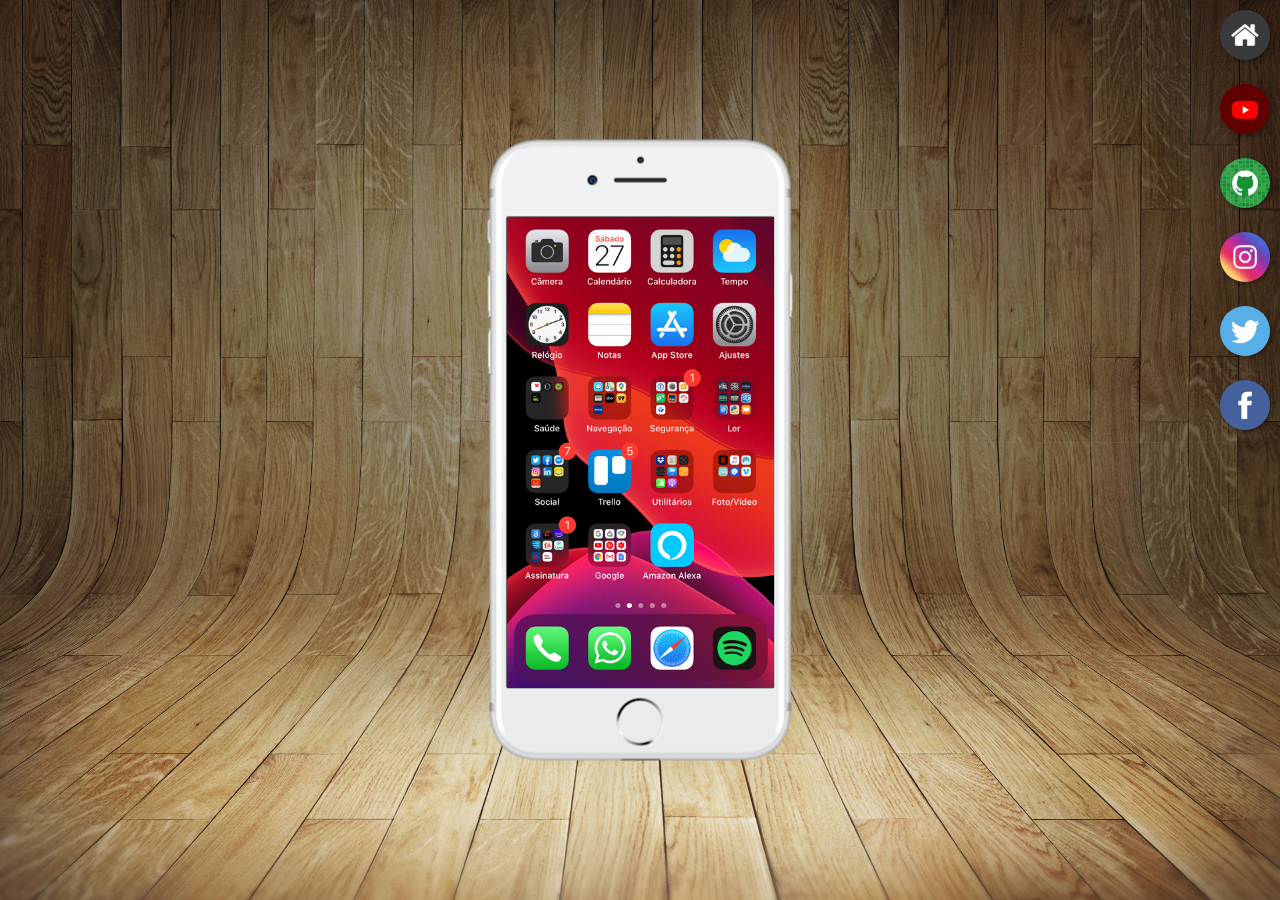
<file: index.html>
<!DOCTYPE html>
<html lang="pt-br">
<head>
    <meta charset="UTF-8">
    <meta name="viewport" content="width=device-width, initial-scale=1.0">
    <link rel="shortcut icon" href="favicon.ico" type="image/x-icon">
    <link rel="stylesheet" href="estilos/style.css">
    <title>projeto redes sociais</title>
</head>
<body>
    <main>
        <section id="telefone">
            <iframe src="home.htm" name="tela" id="tela" frameborder="0">Seu navegador não é compativel</iframe>

        </section>
        <section id="redes-sociais">
            <a href="home.htm" target="tela"><img src="imagens/logo-home.jpg" alt=""></a><br>
            <a href="youtube.html" target="tela"><img src="imagens/logo-youtube.jpg" alt=""></a><br>
            <a href="github.html" target="tela"><img src="imagens/logo-github.jpg" alt=""></a><br>
            <a href="instagram.html" target="tela"><img src="imagens/logo-instagram.jpg" alt=""></a><br>

            <a href="twitter.html" target="tela"><img src="imagens/logo-twitter.jpg" alt=""></a><br>

            <a href="facebook.html" target="tela"><img src="imagens/logo-facebook.jpg" alt=""></a>

        </section>
    </main>
    
</body>
</html>
</file>
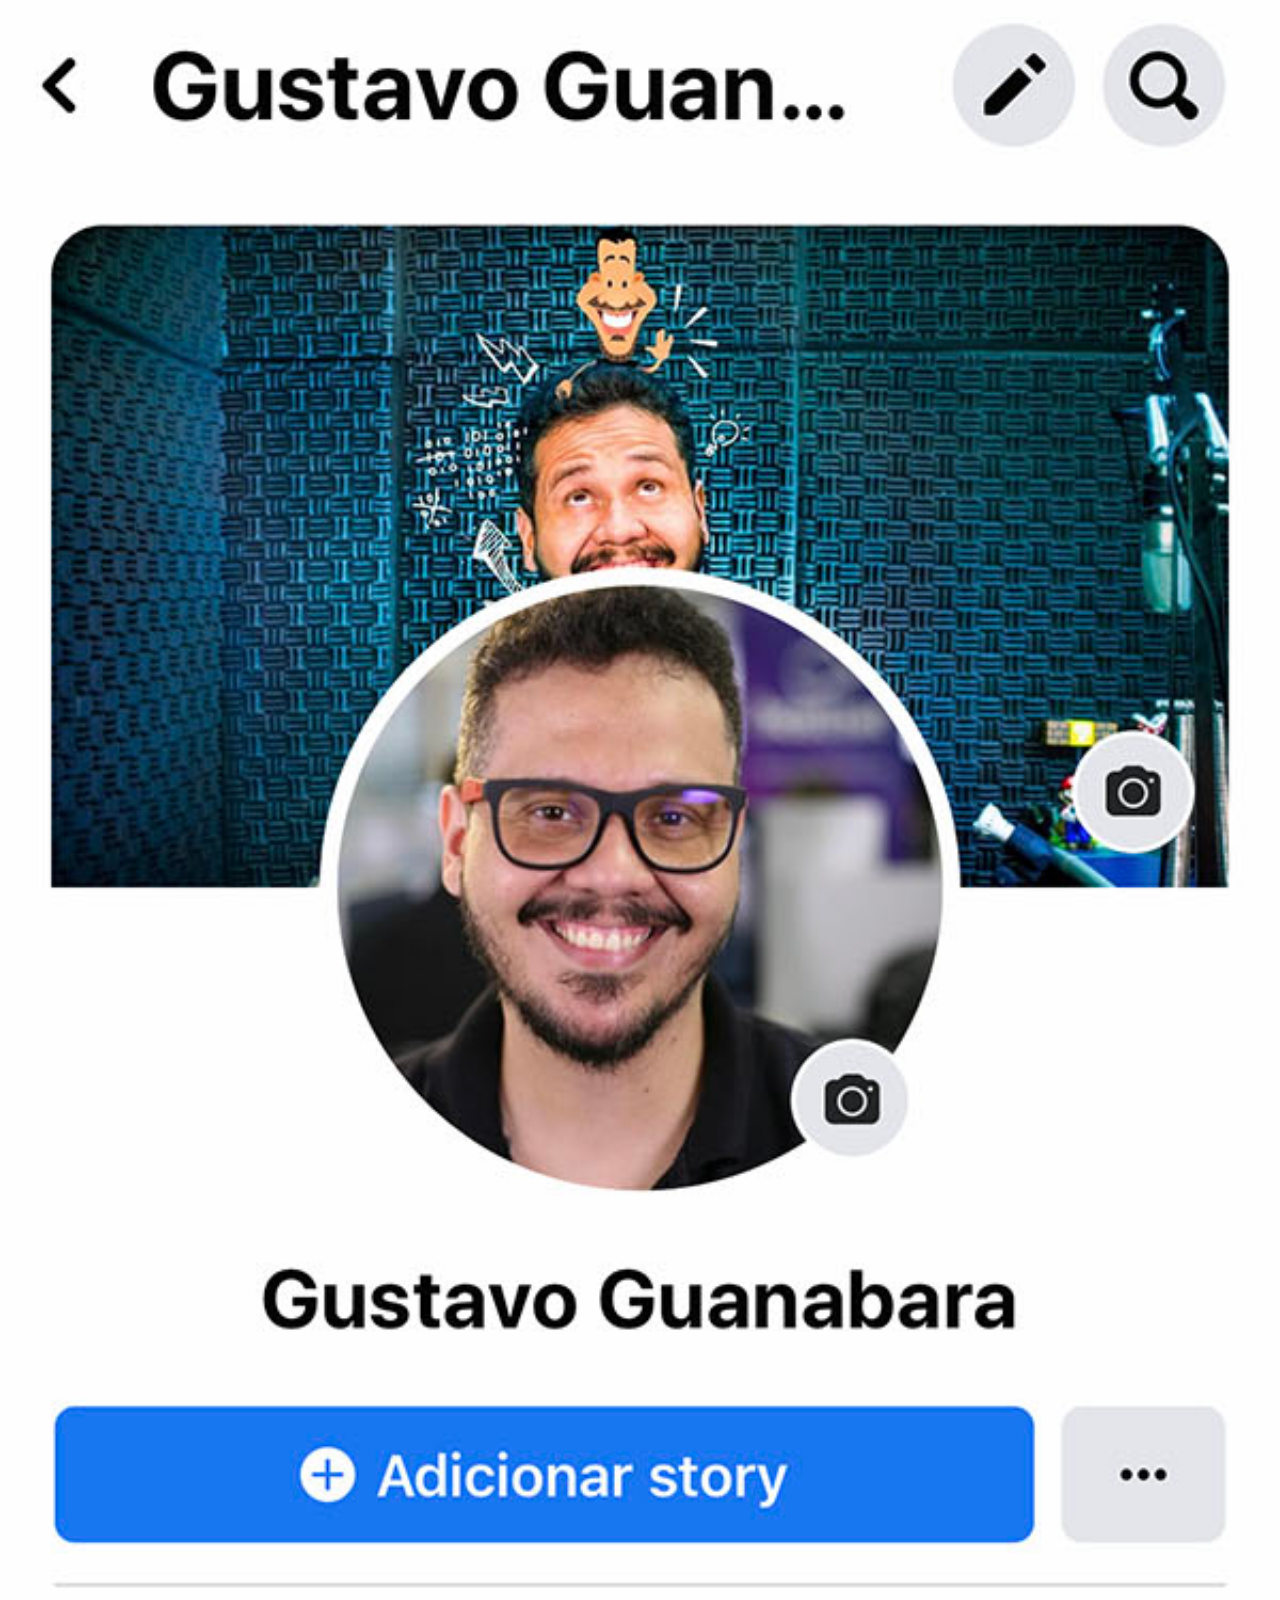
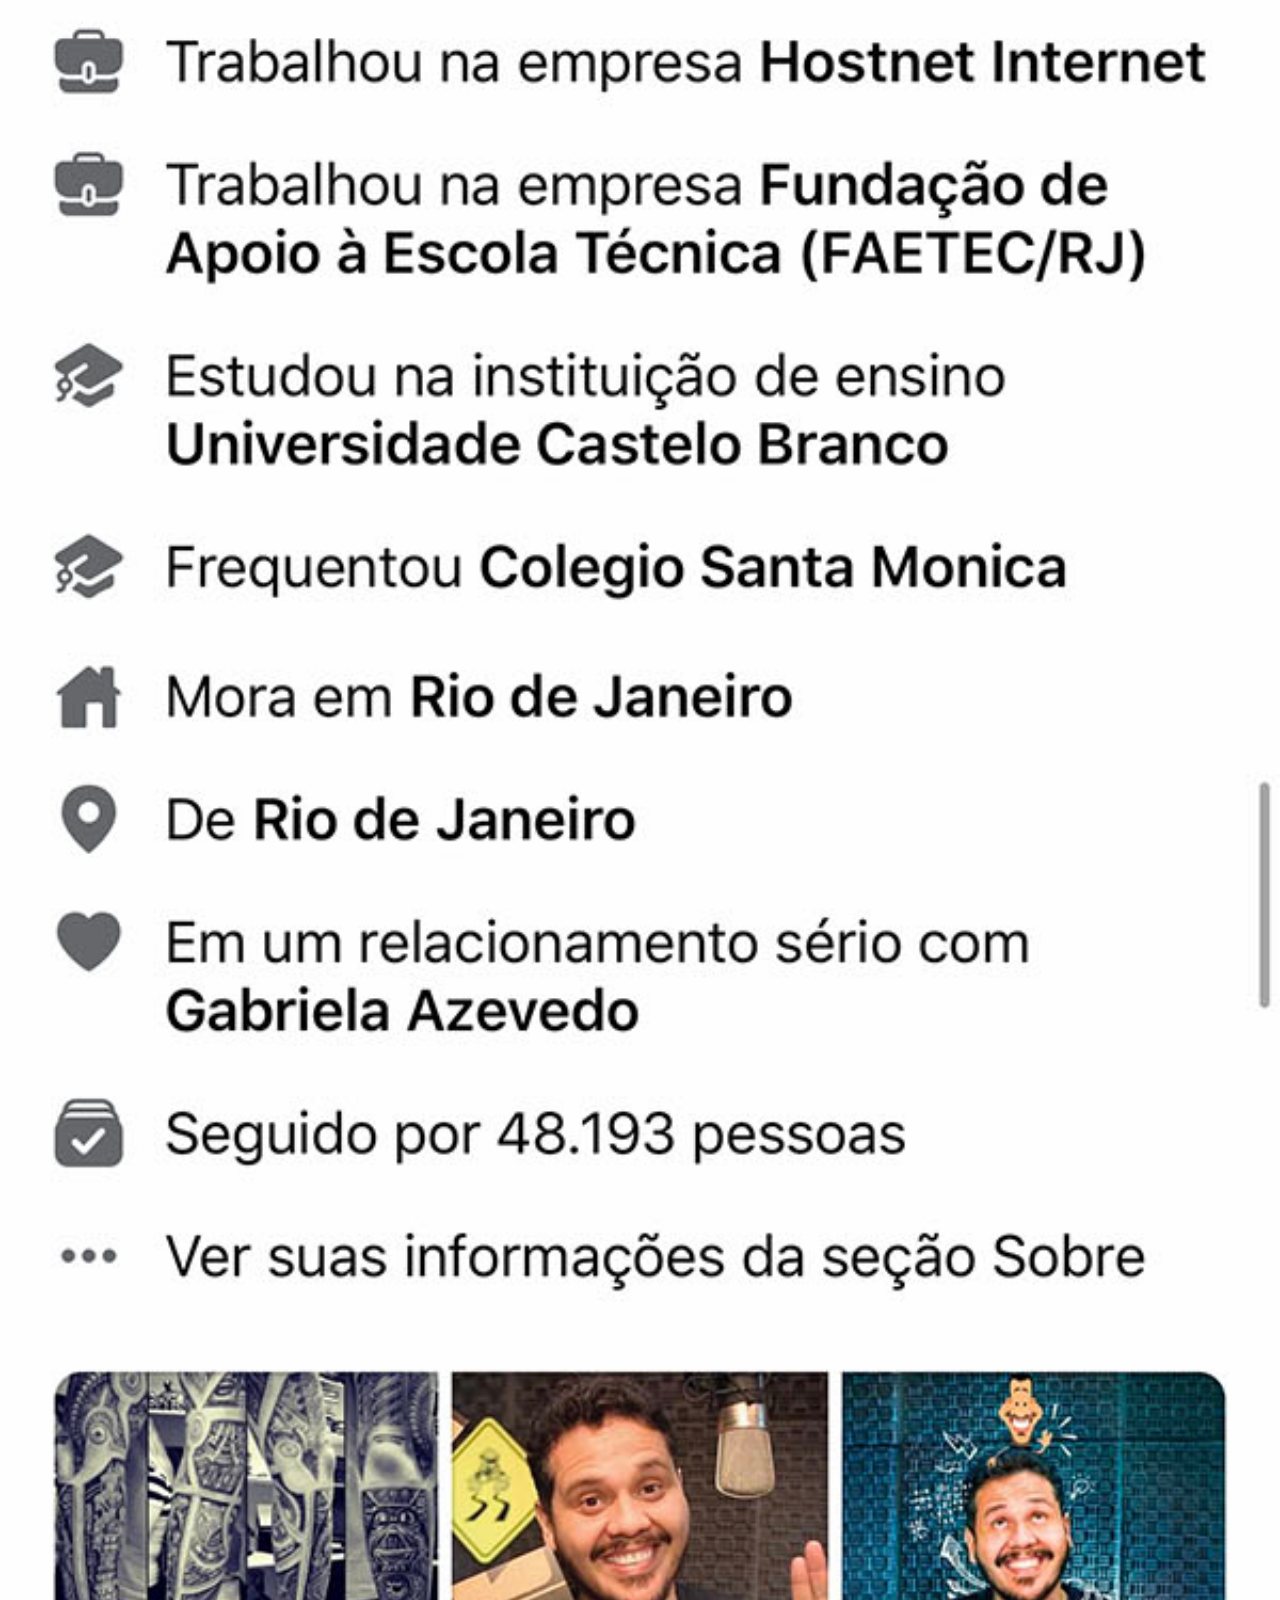
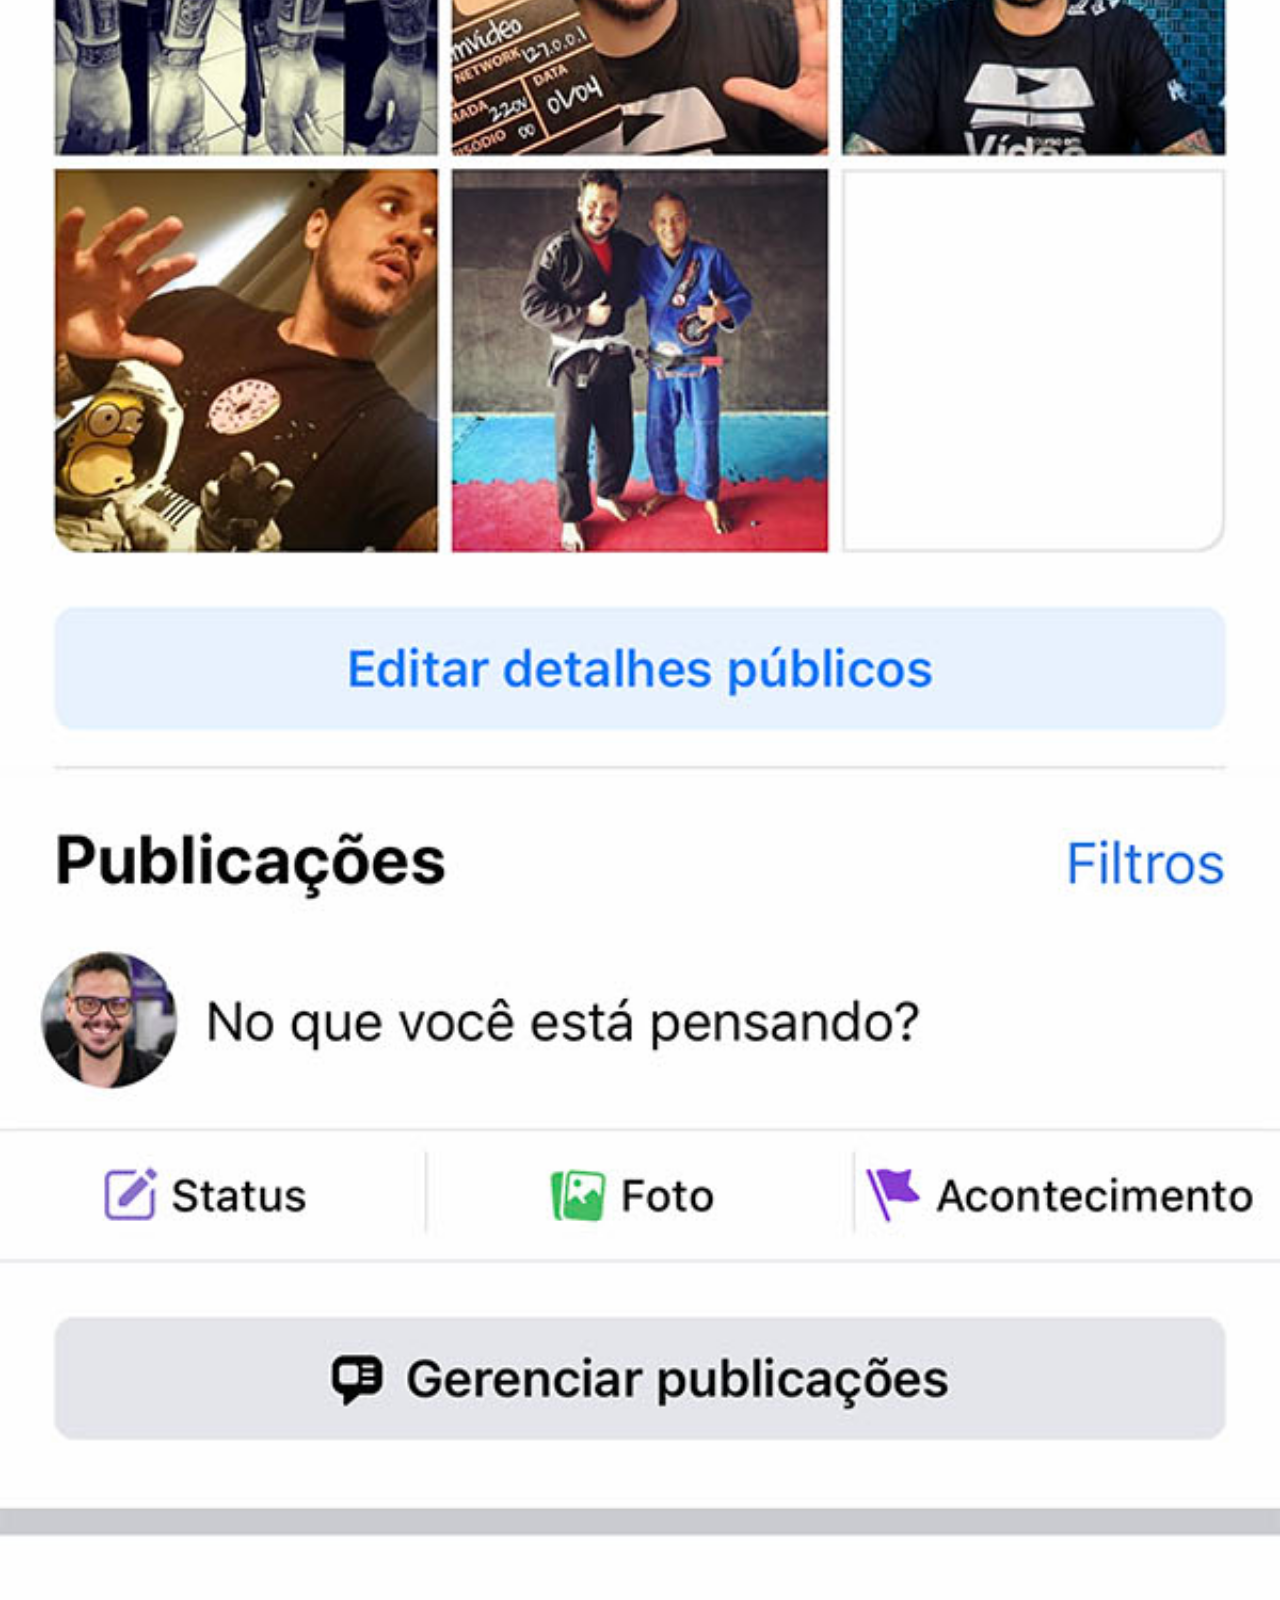
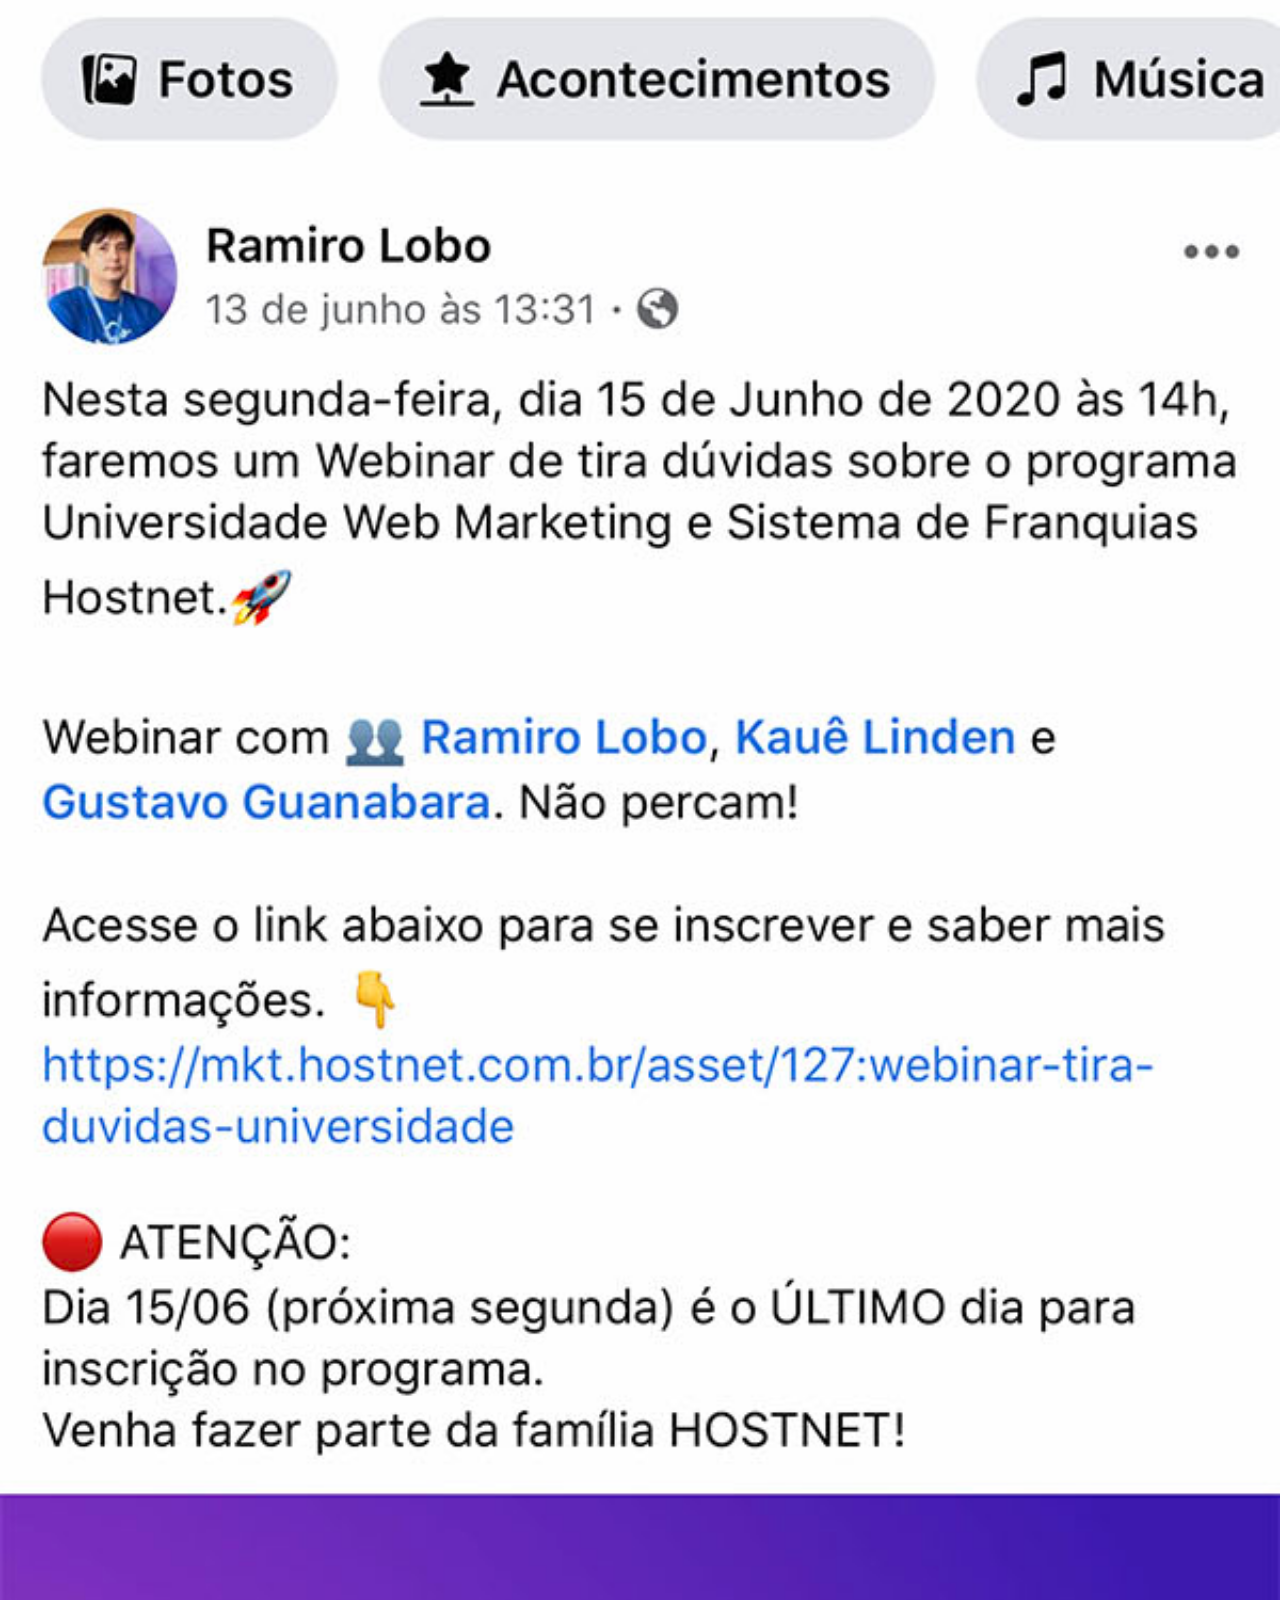
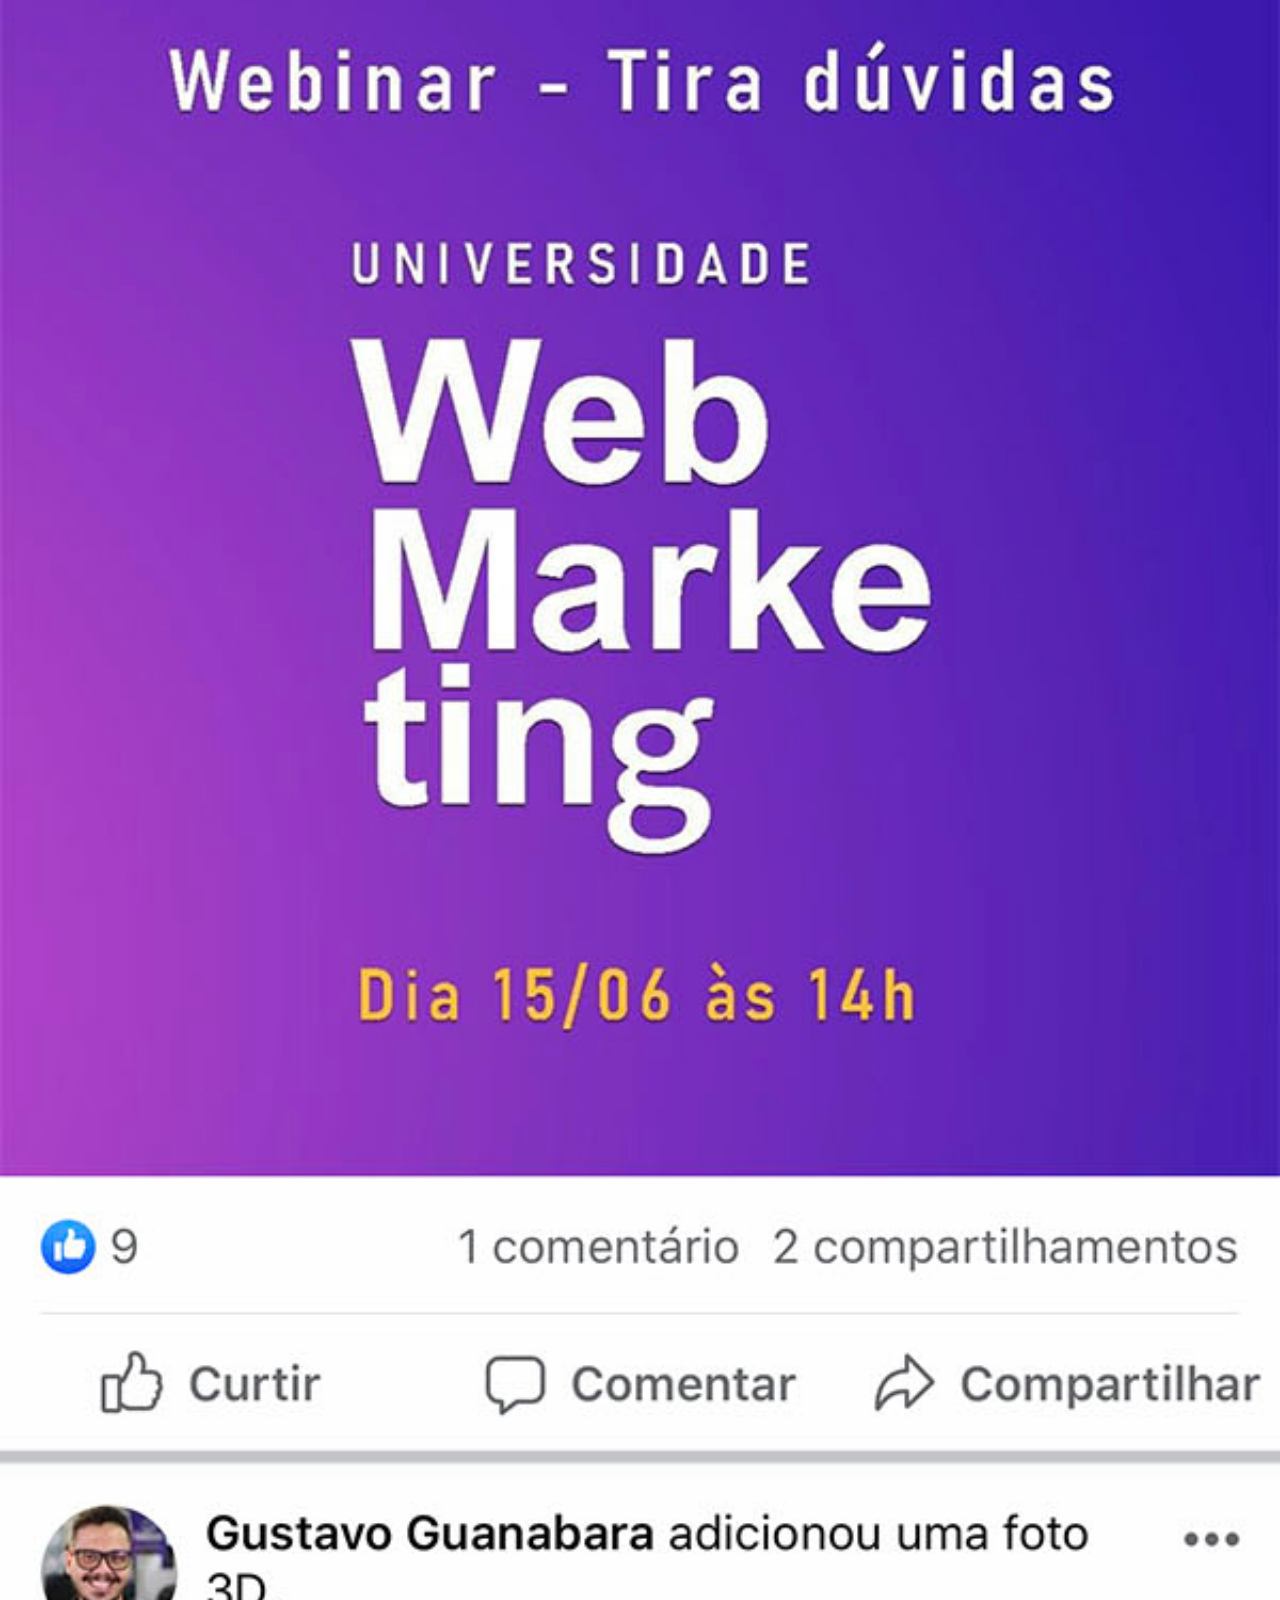
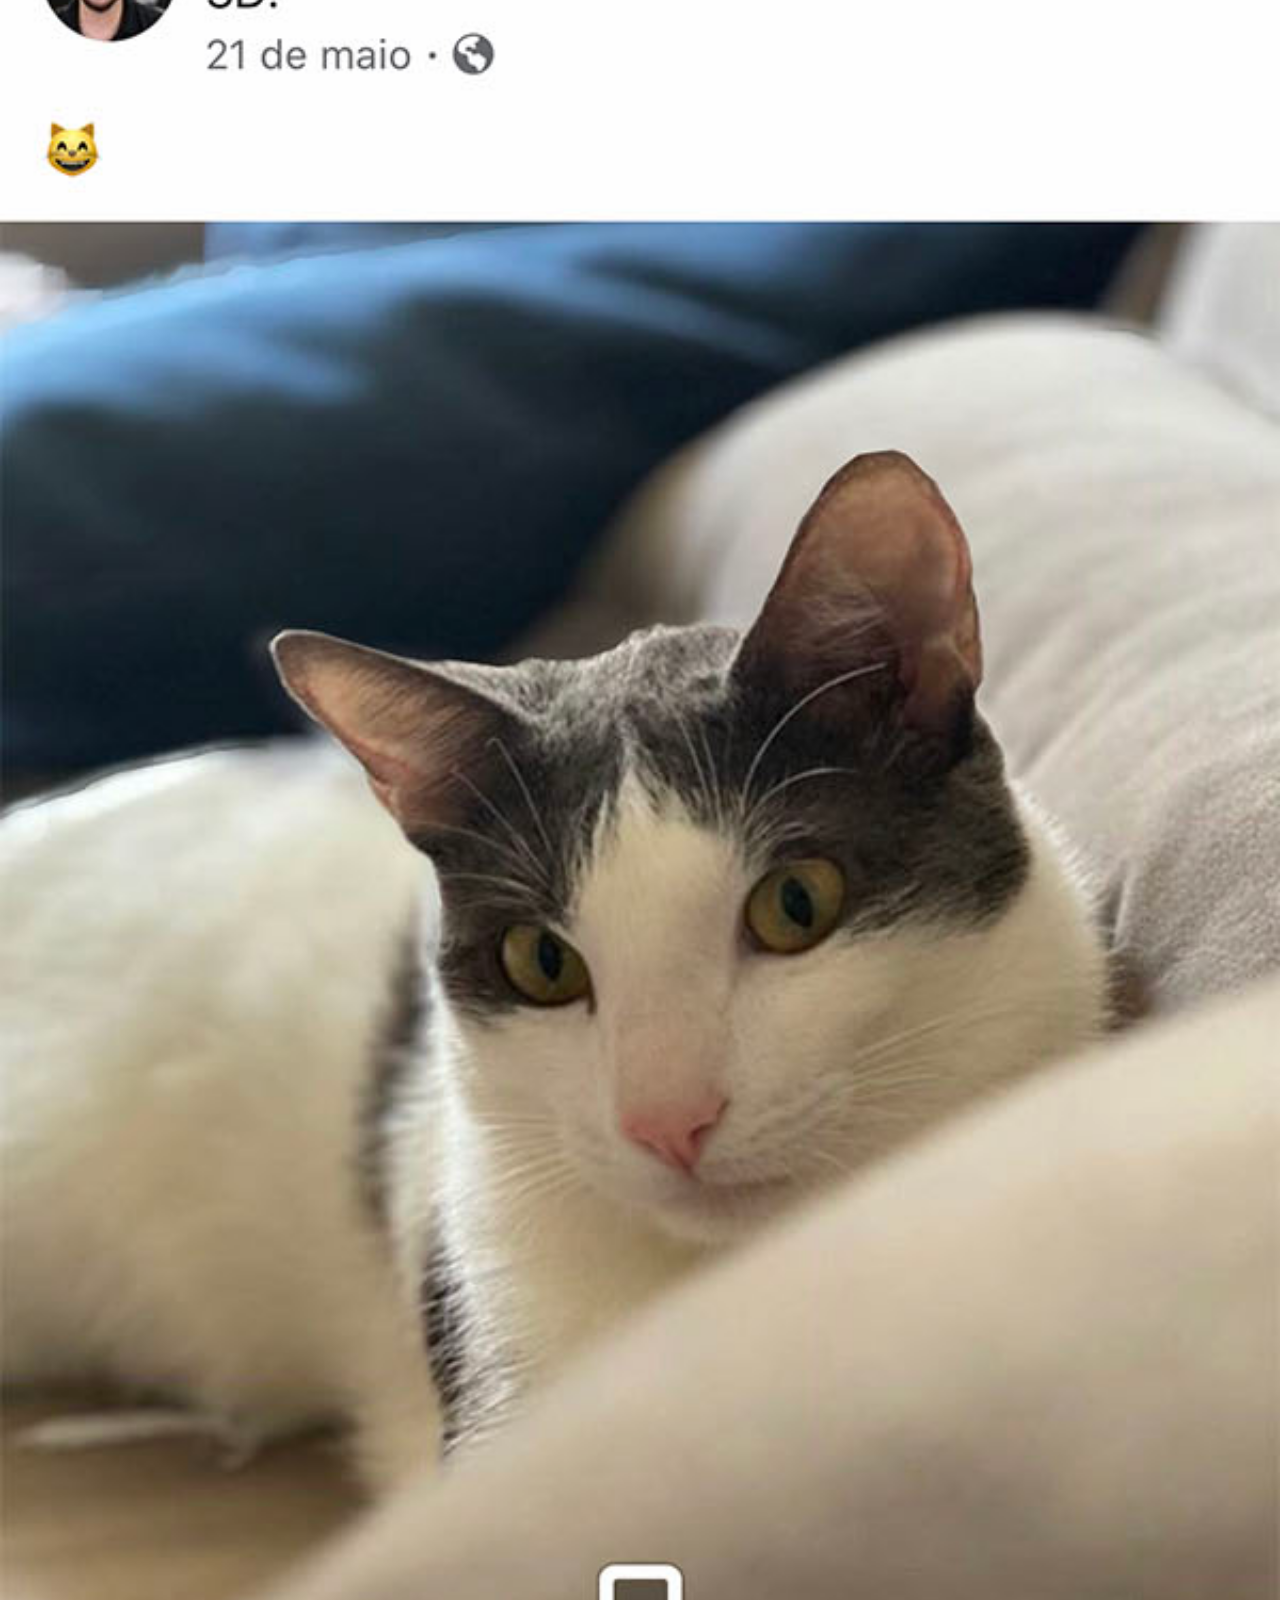
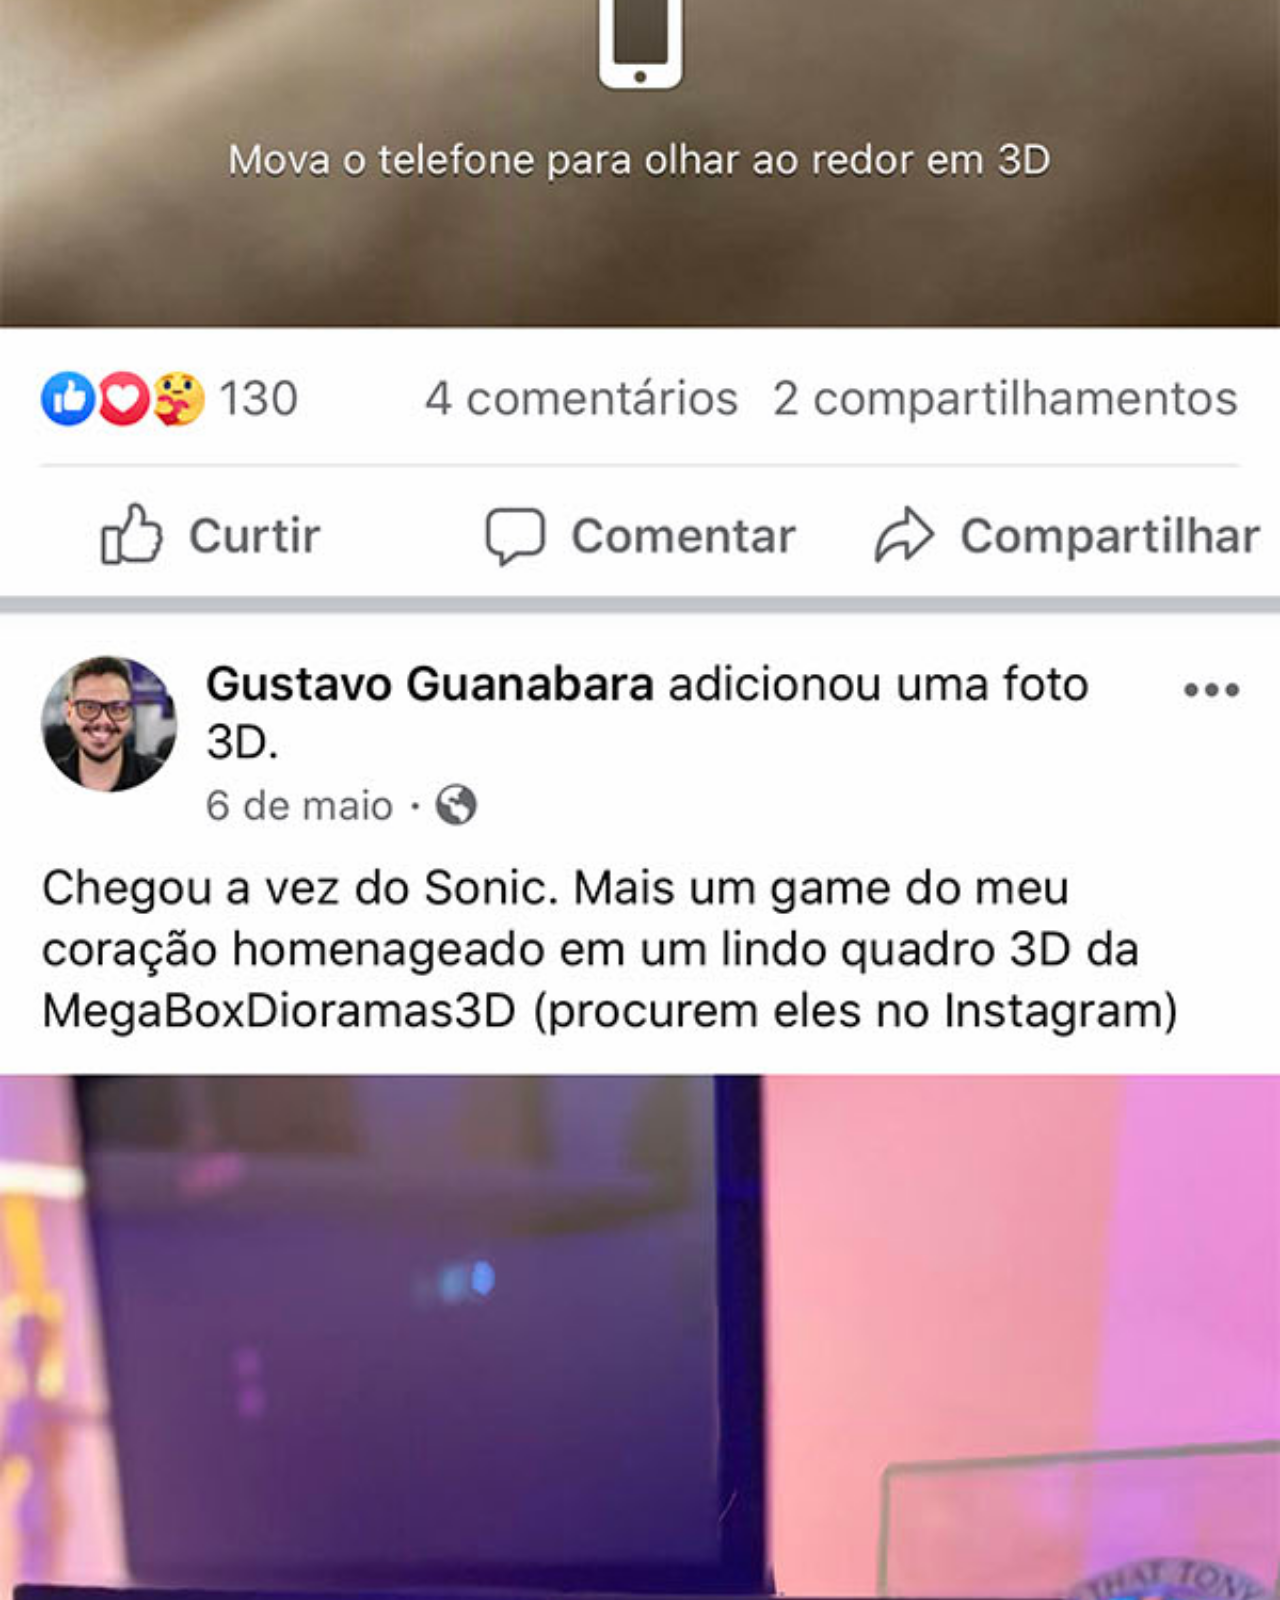
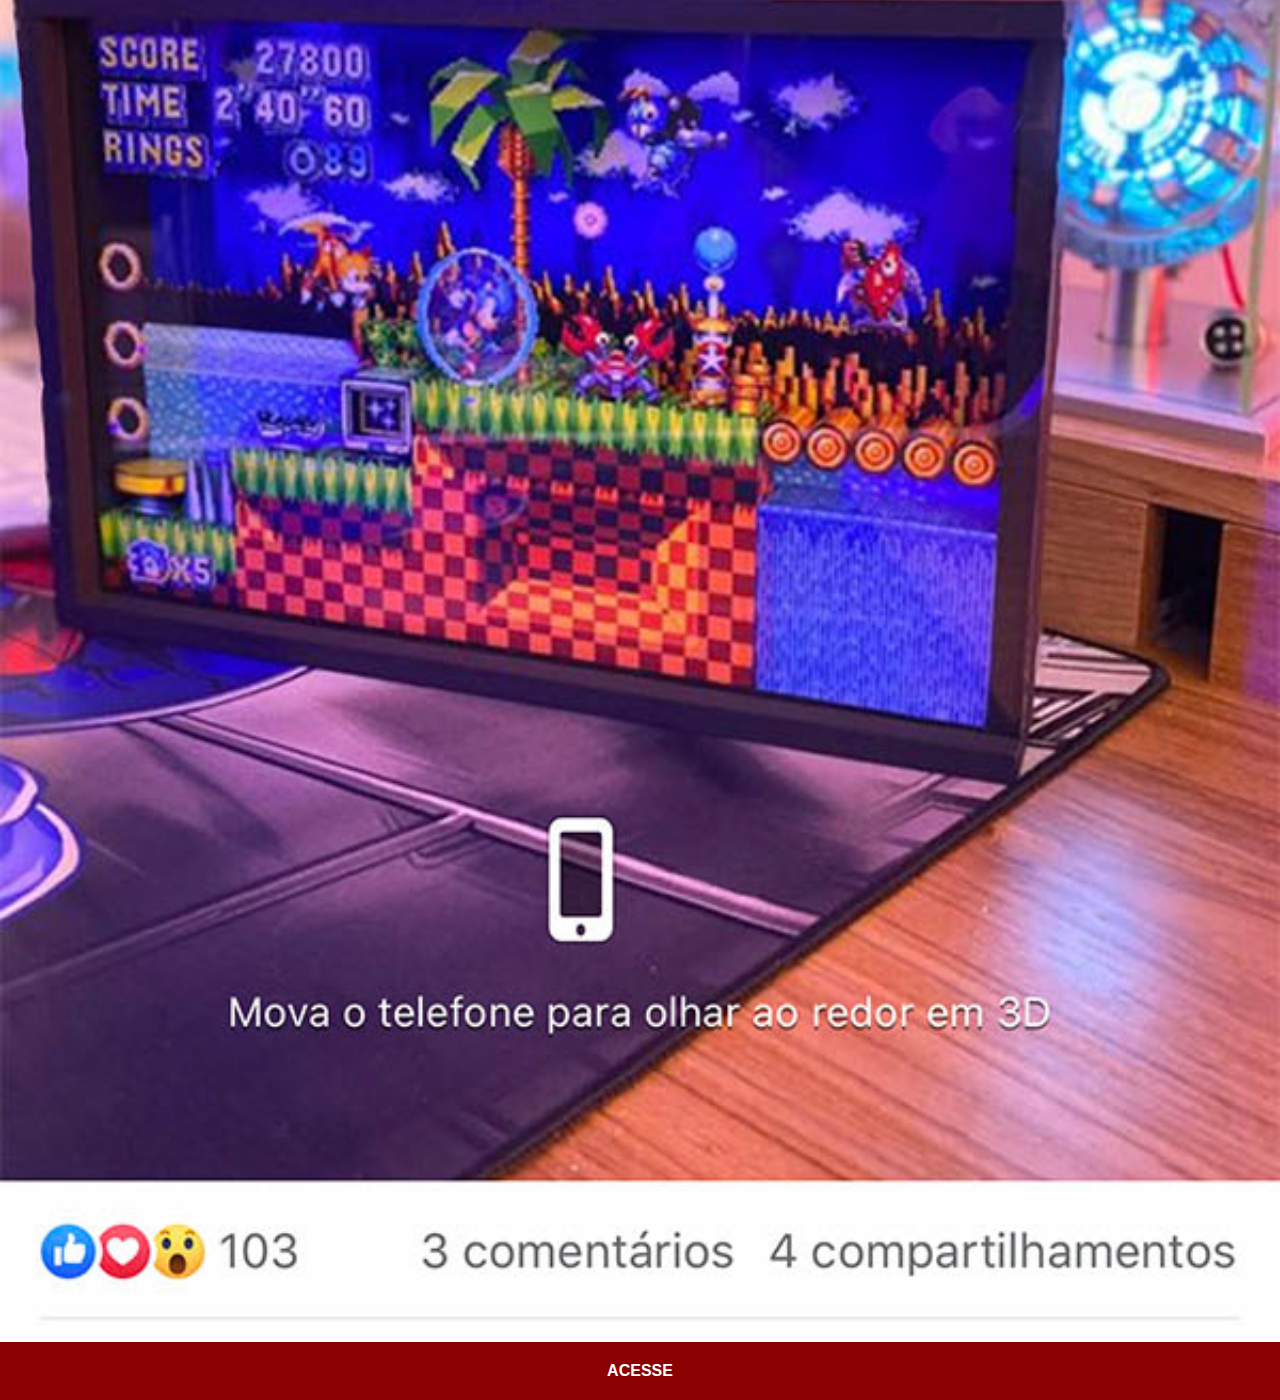
<file: facebook.html>
<!DOCTYPE html>
<html lang="pt-br">
<head>
    <meta charset="UTF-8">
    <meta name="viewport" content="width=device-width, initial-scale=1.0">
    <title>github</title>
    <link rel="stylesheet" href="estilos/social.css">
</head>
<body>
    <img src="imagens/tela-facebook.jpg" alt="facebook">
    <a href="https://www.facebook.com/" target="_blank">ACESSE</a>
    
</body>
</html>
</file>
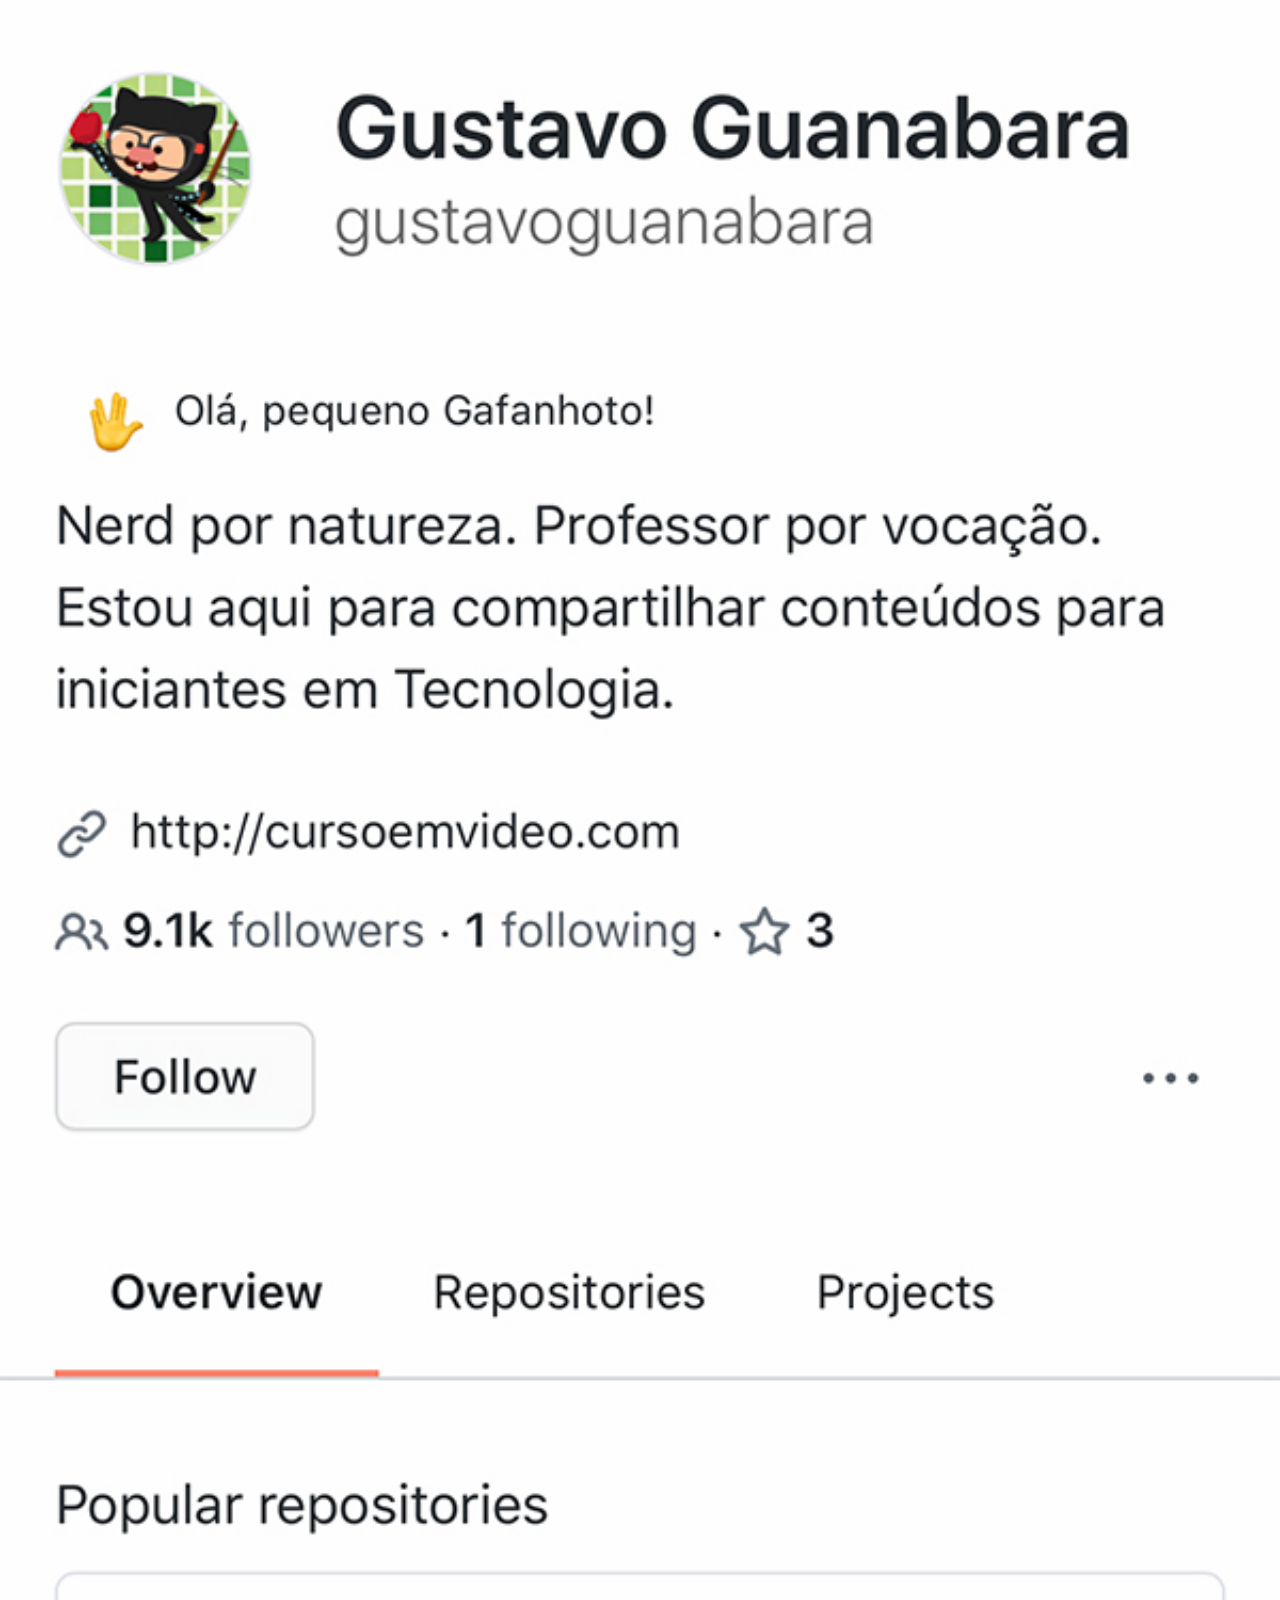
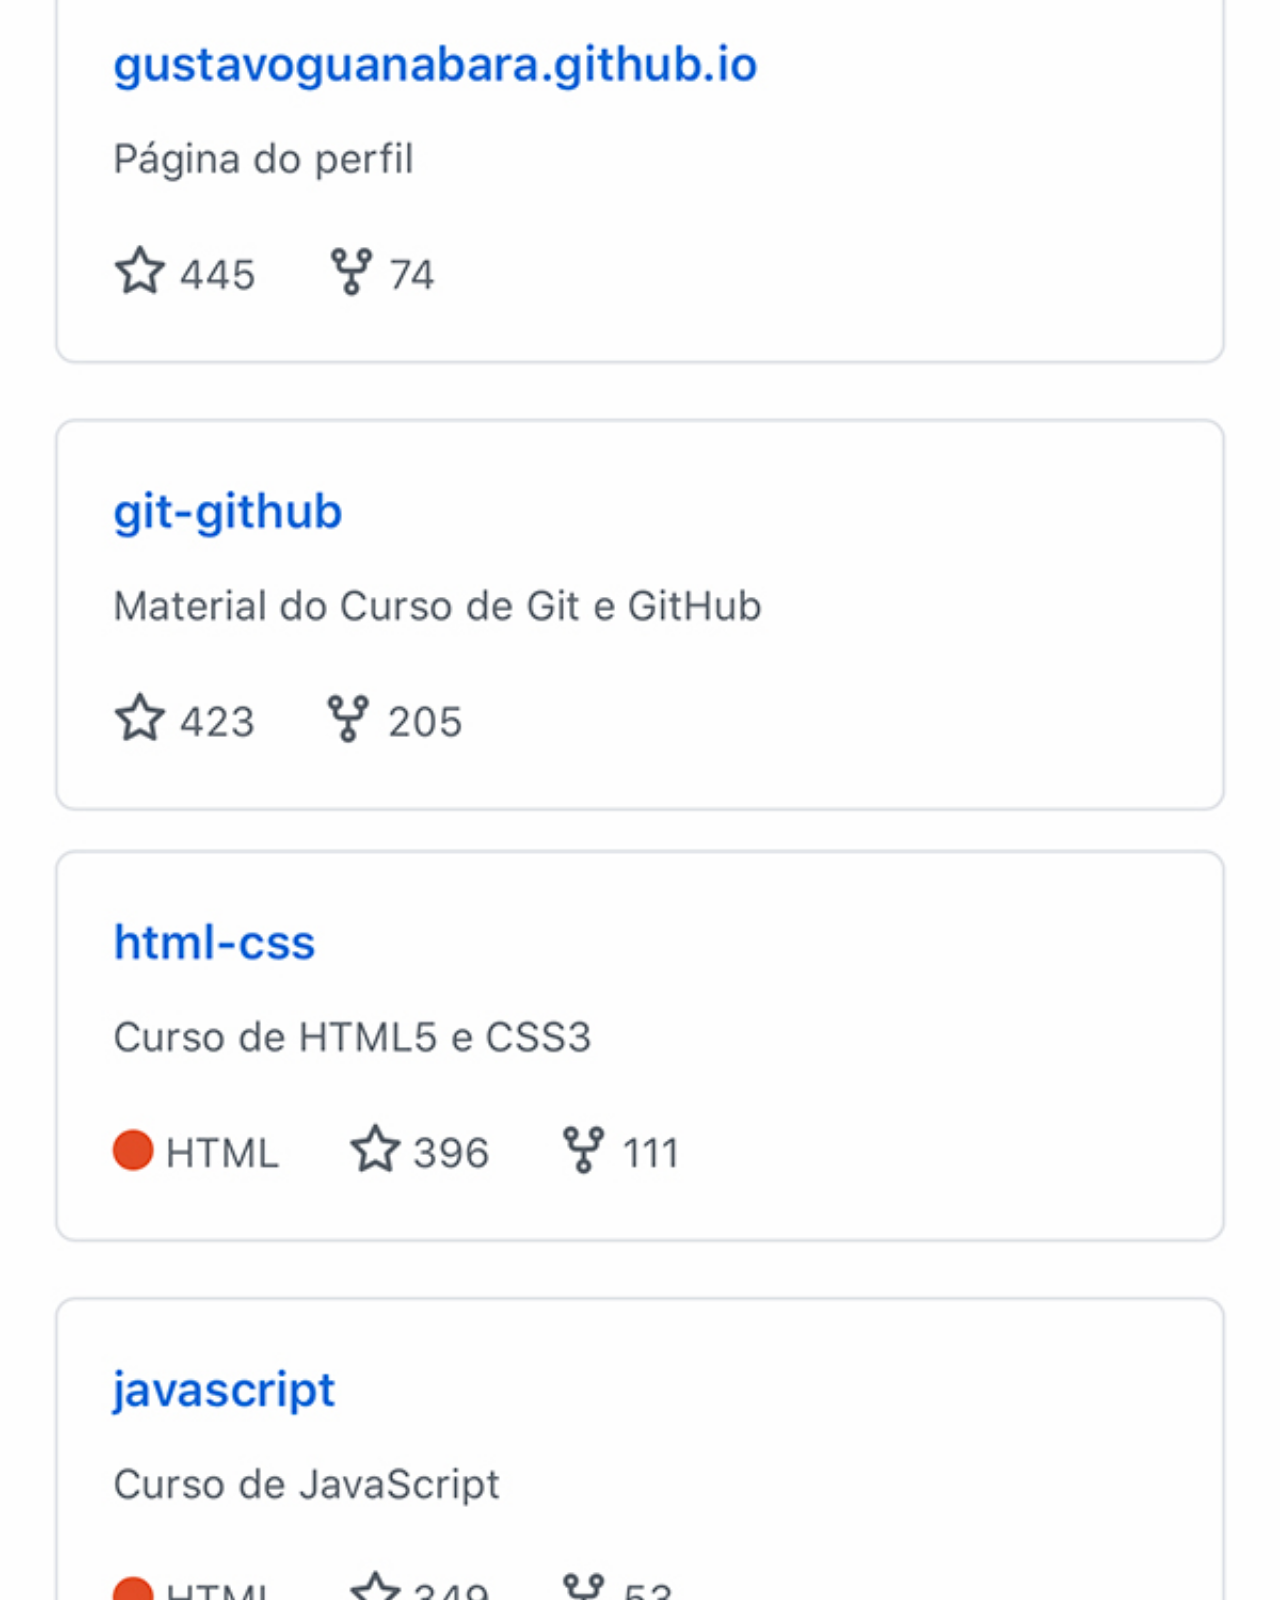
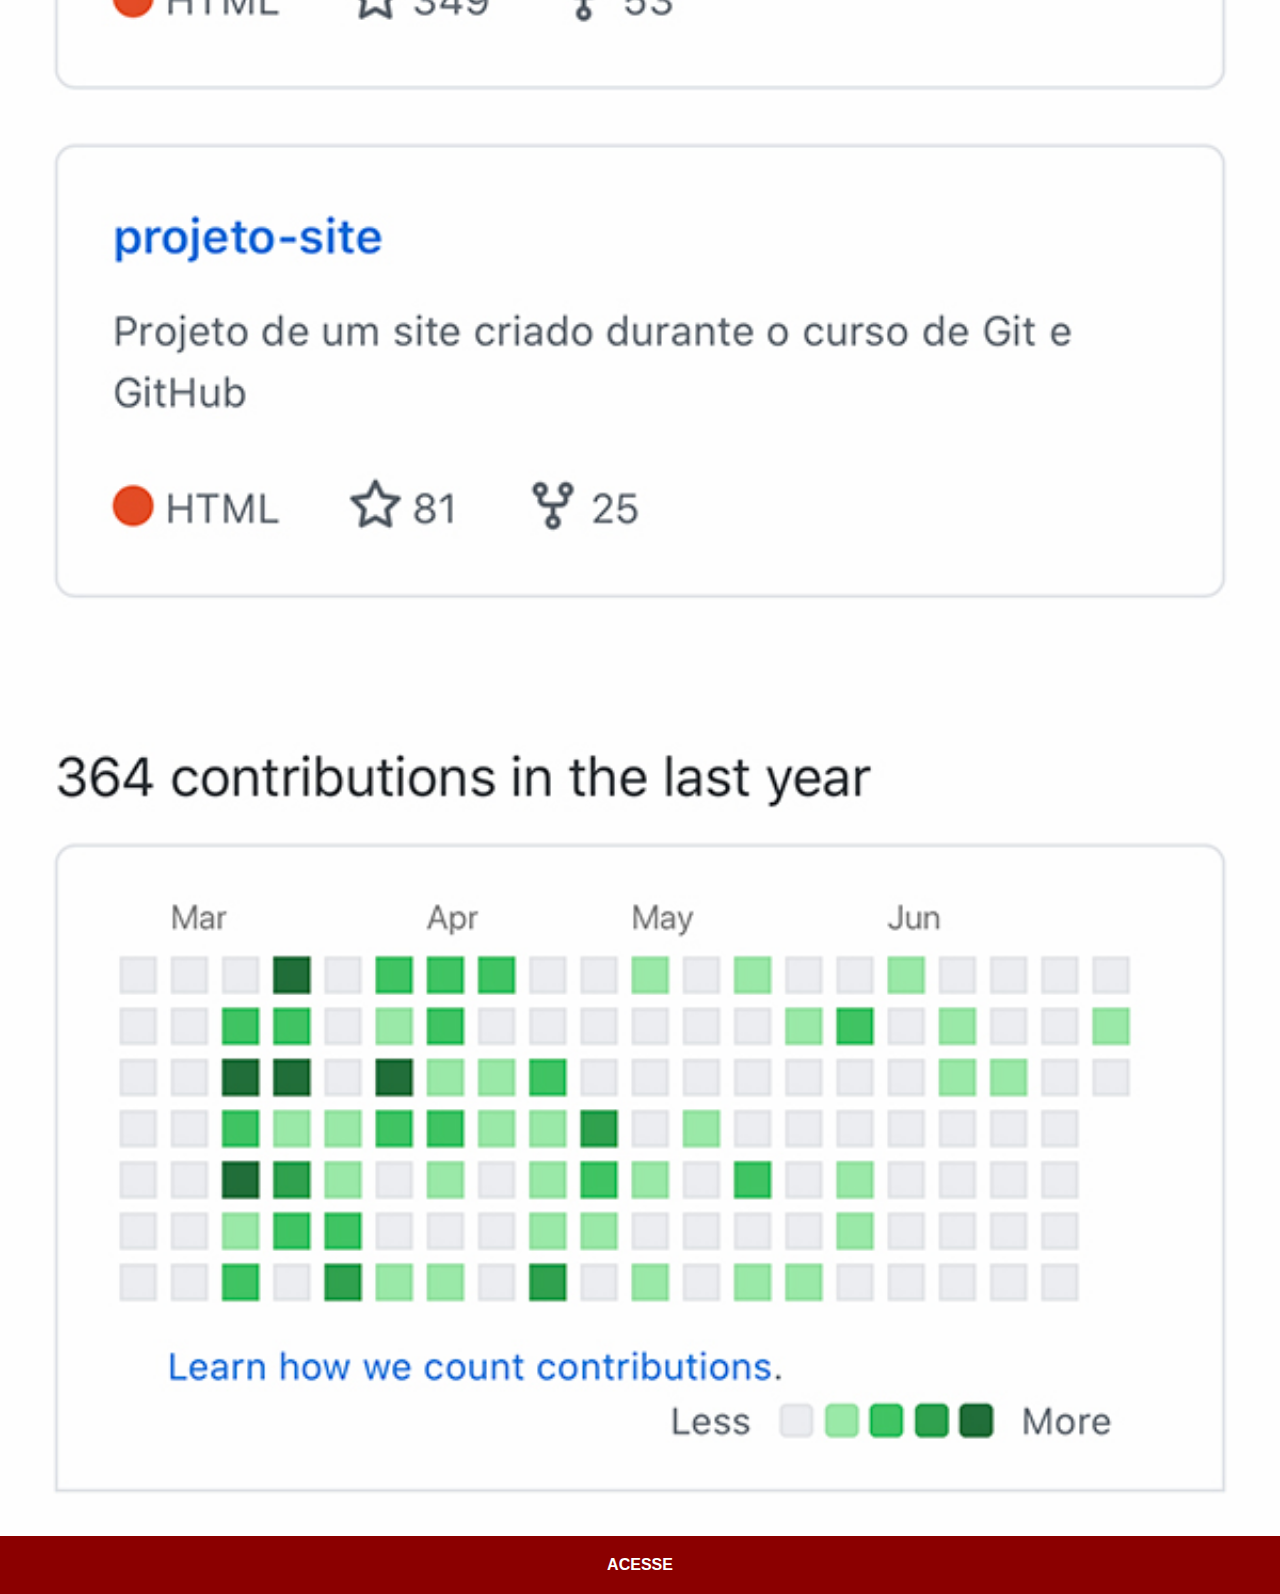
<file: github.html>
<!DOCTYPE html>
<html lang="pt-br">
<head>
    <meta charset="UTF-8">
    <meta name="viewport" content="width=device-width, initial-scale=1.0">
    <title>github</title>
    <link rel="stylesheet" href="estilos/social.css">
</head>
<body>
    <img src="imagens/tela-github.jpg" alt="github">
    <a href="https://github.com/gustavoguanabara" target="_blank">ACESSE</a>
    
</body>
</html>
</file>
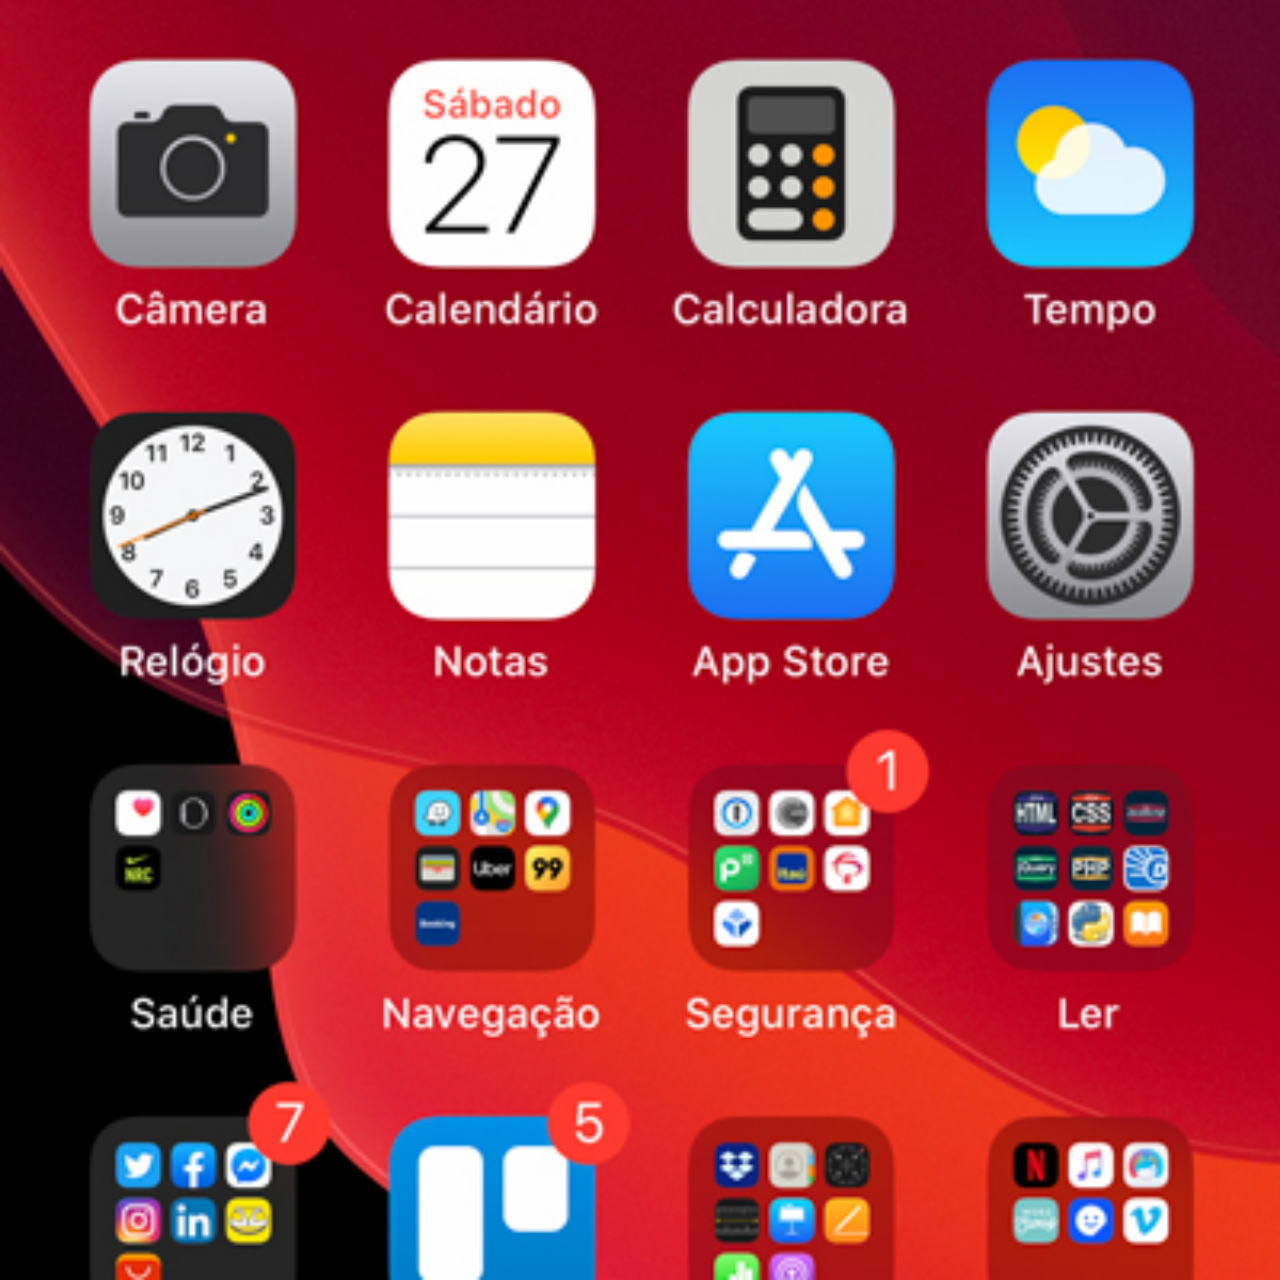
<file: home.htm>
<!DOCTYPE html>
<html lang="pt-br">
<head>
    <meta charset="UTF-8">
    <meta name="viewport" content="width=device-width, initial-scale=1.0">
    <title>Document</title>
    <style>
        * {
            margin: 0px;
            padding: 0px;

        }

        body  {
            width: 100vh;
            height: 100vw;
            background: black url("imagens/tela-home.jpg") no-repeat top center;
            background-size: cover;
        }
    </style>
</head>
<body>
    
</body>
</html>
</file>
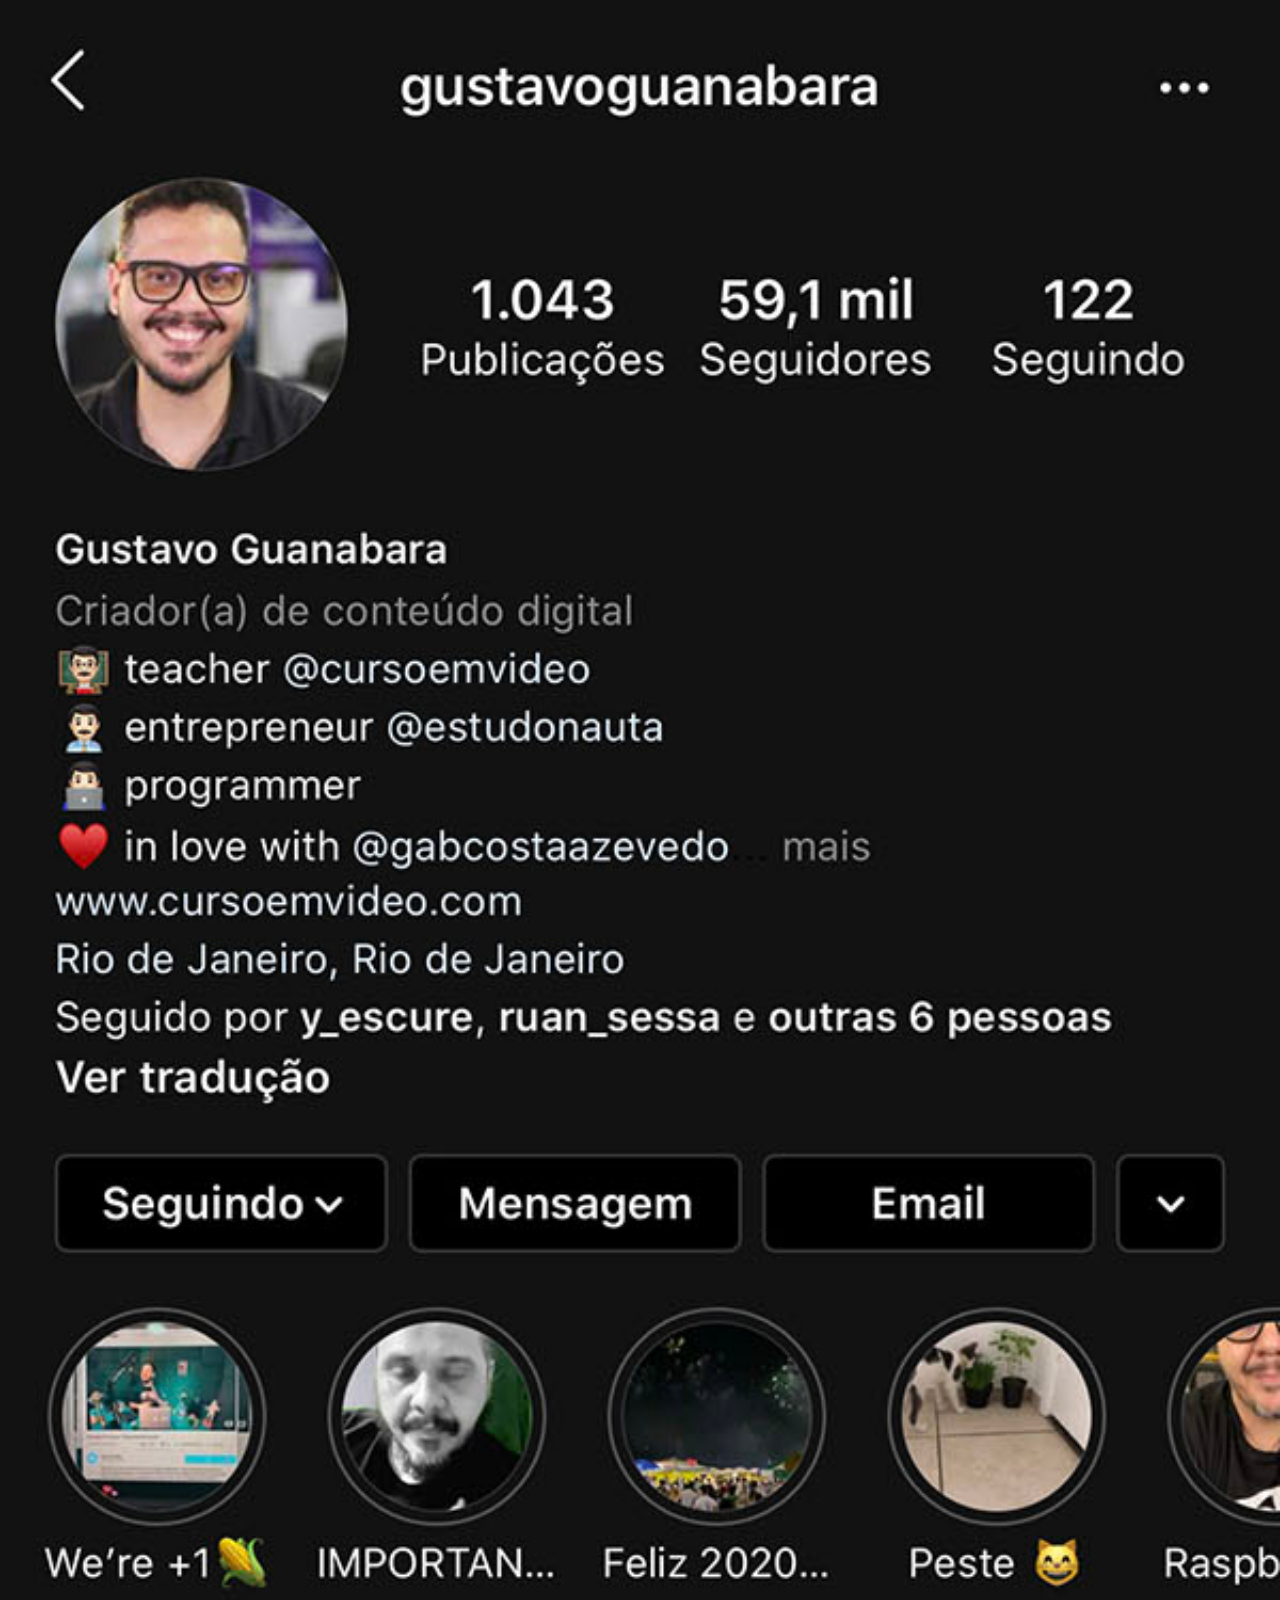
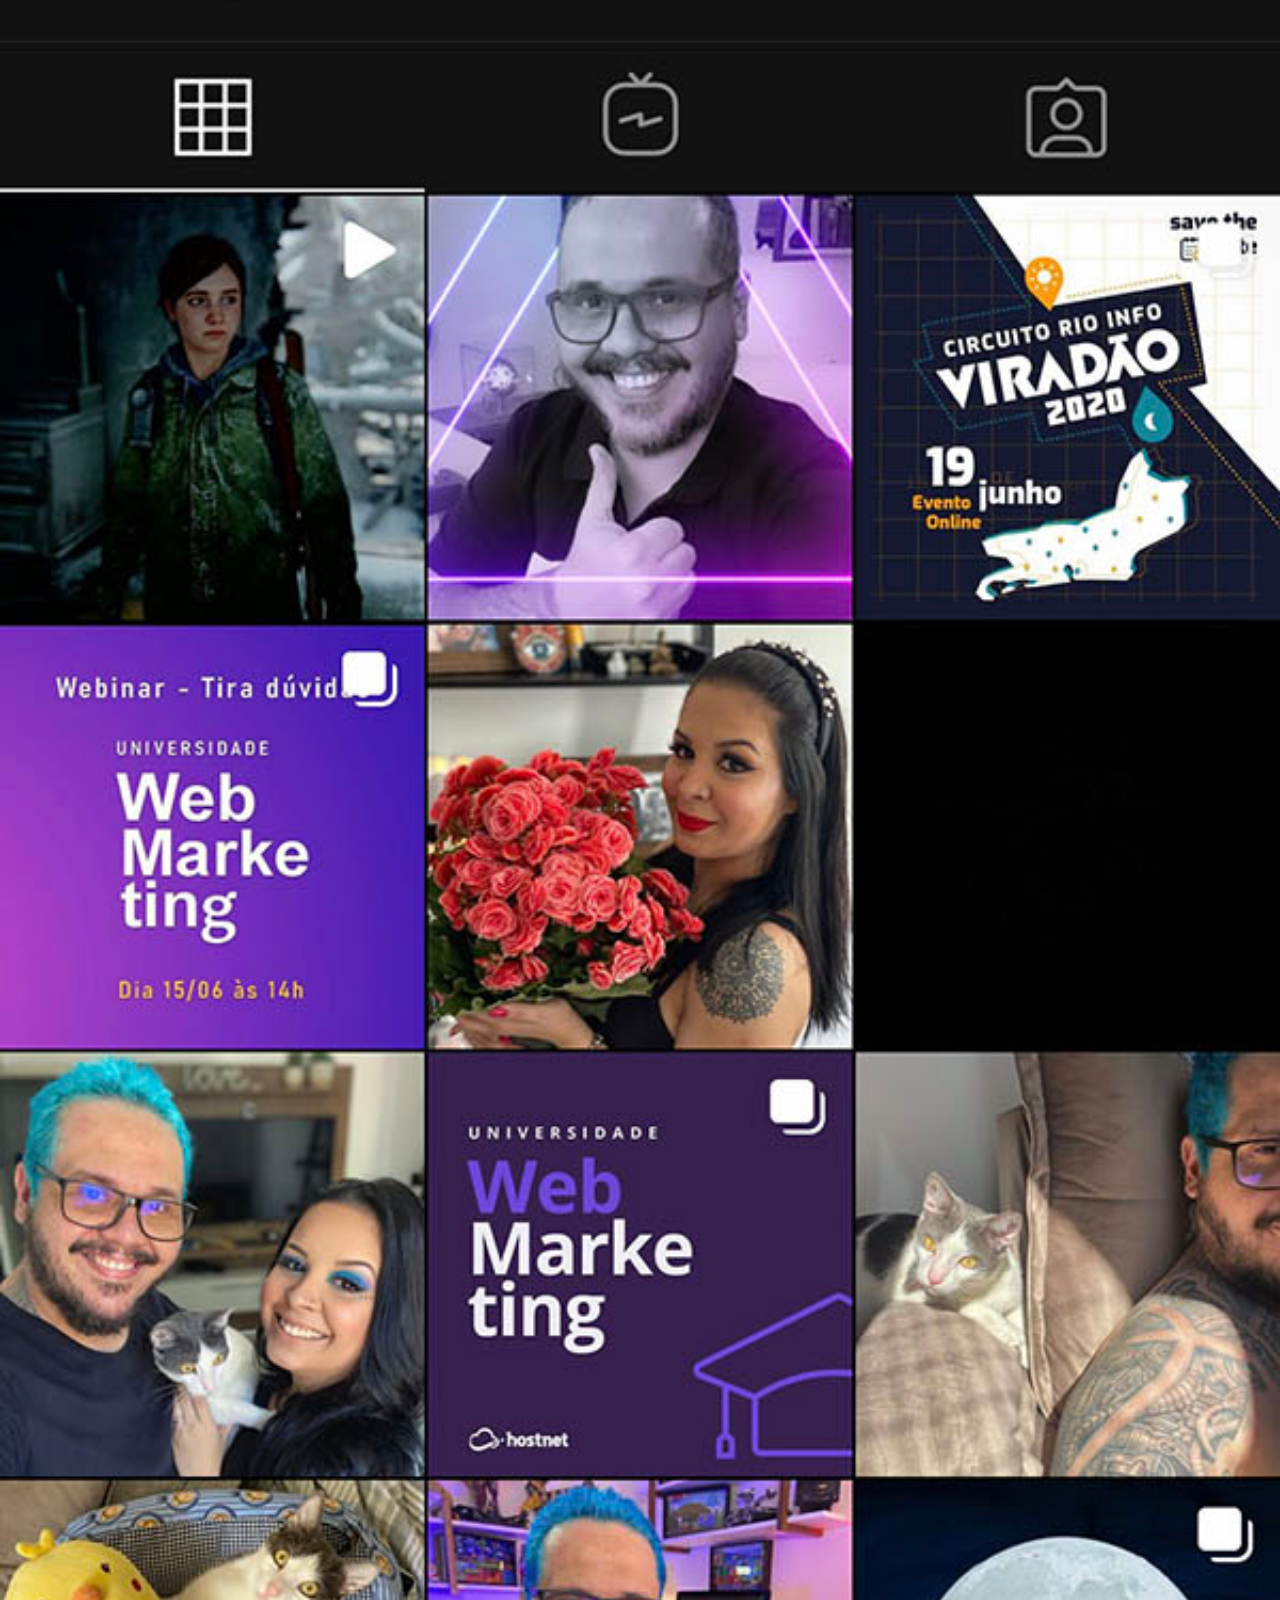
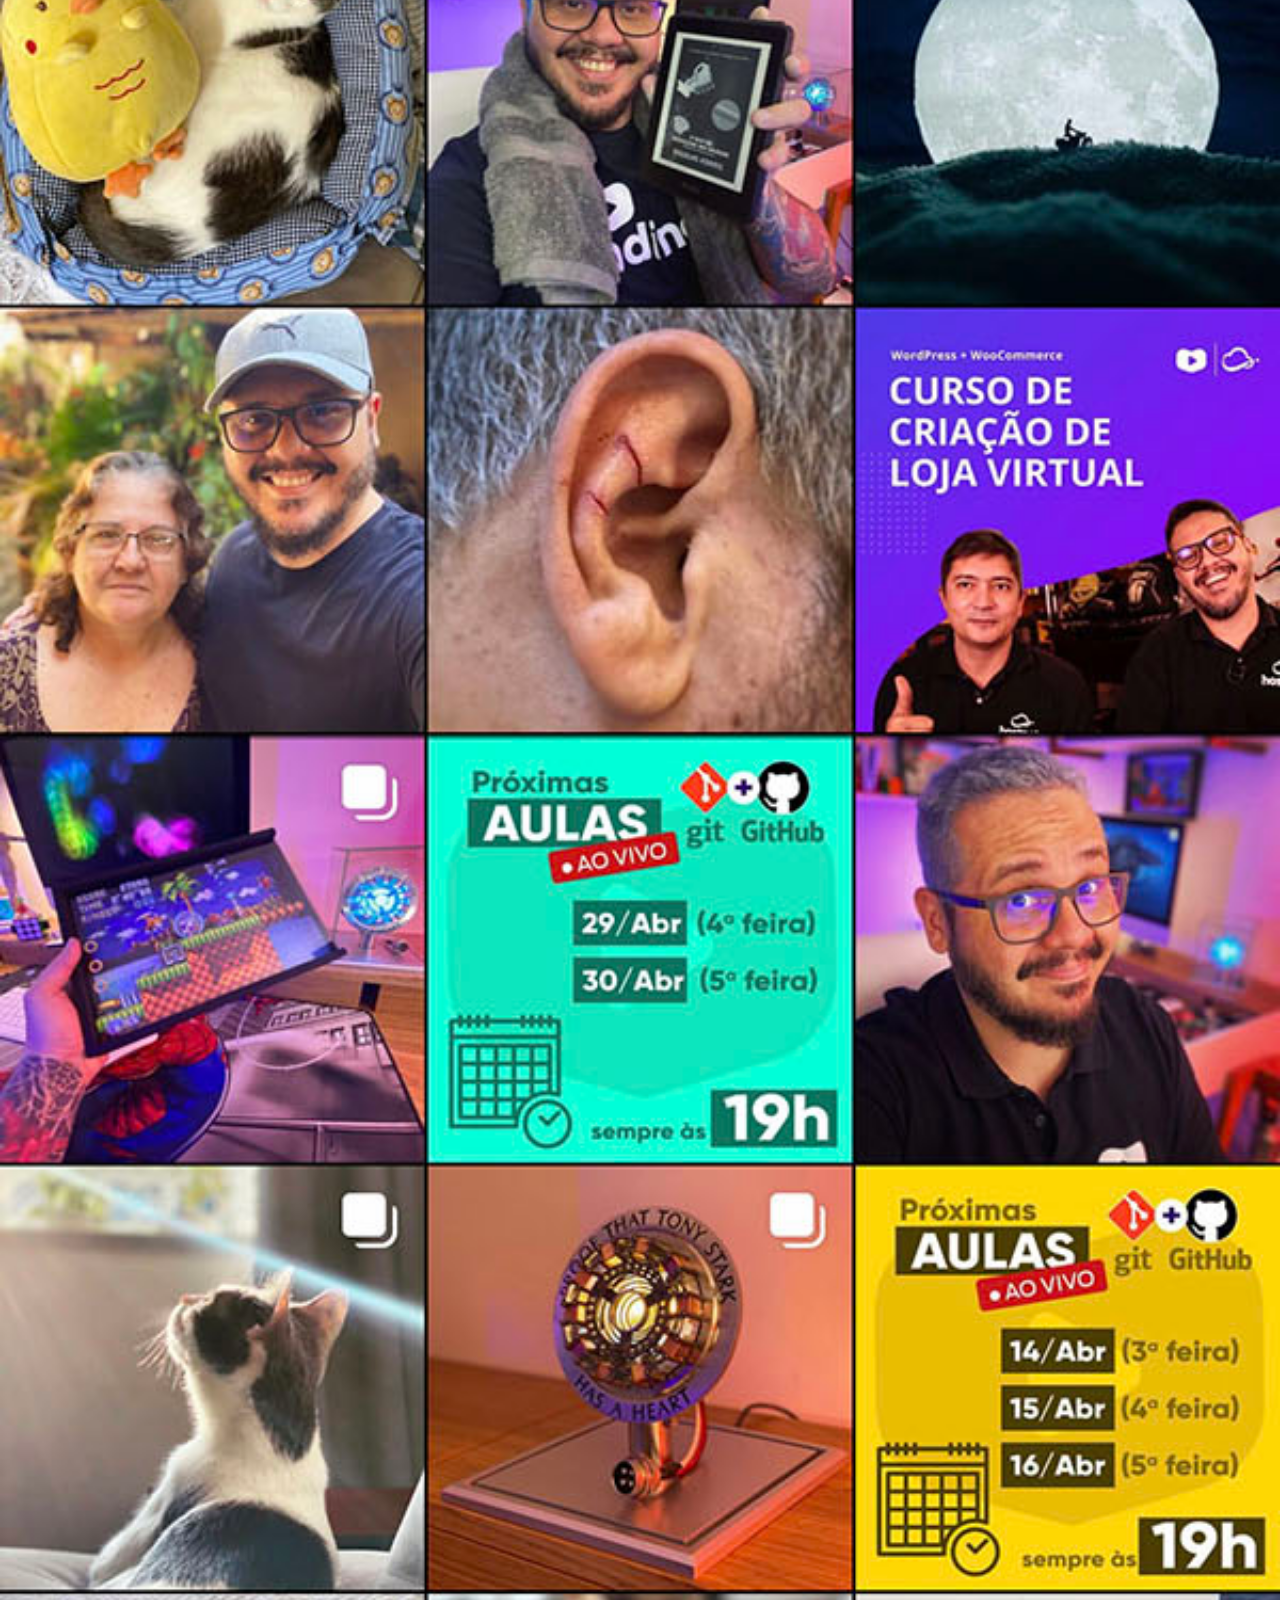
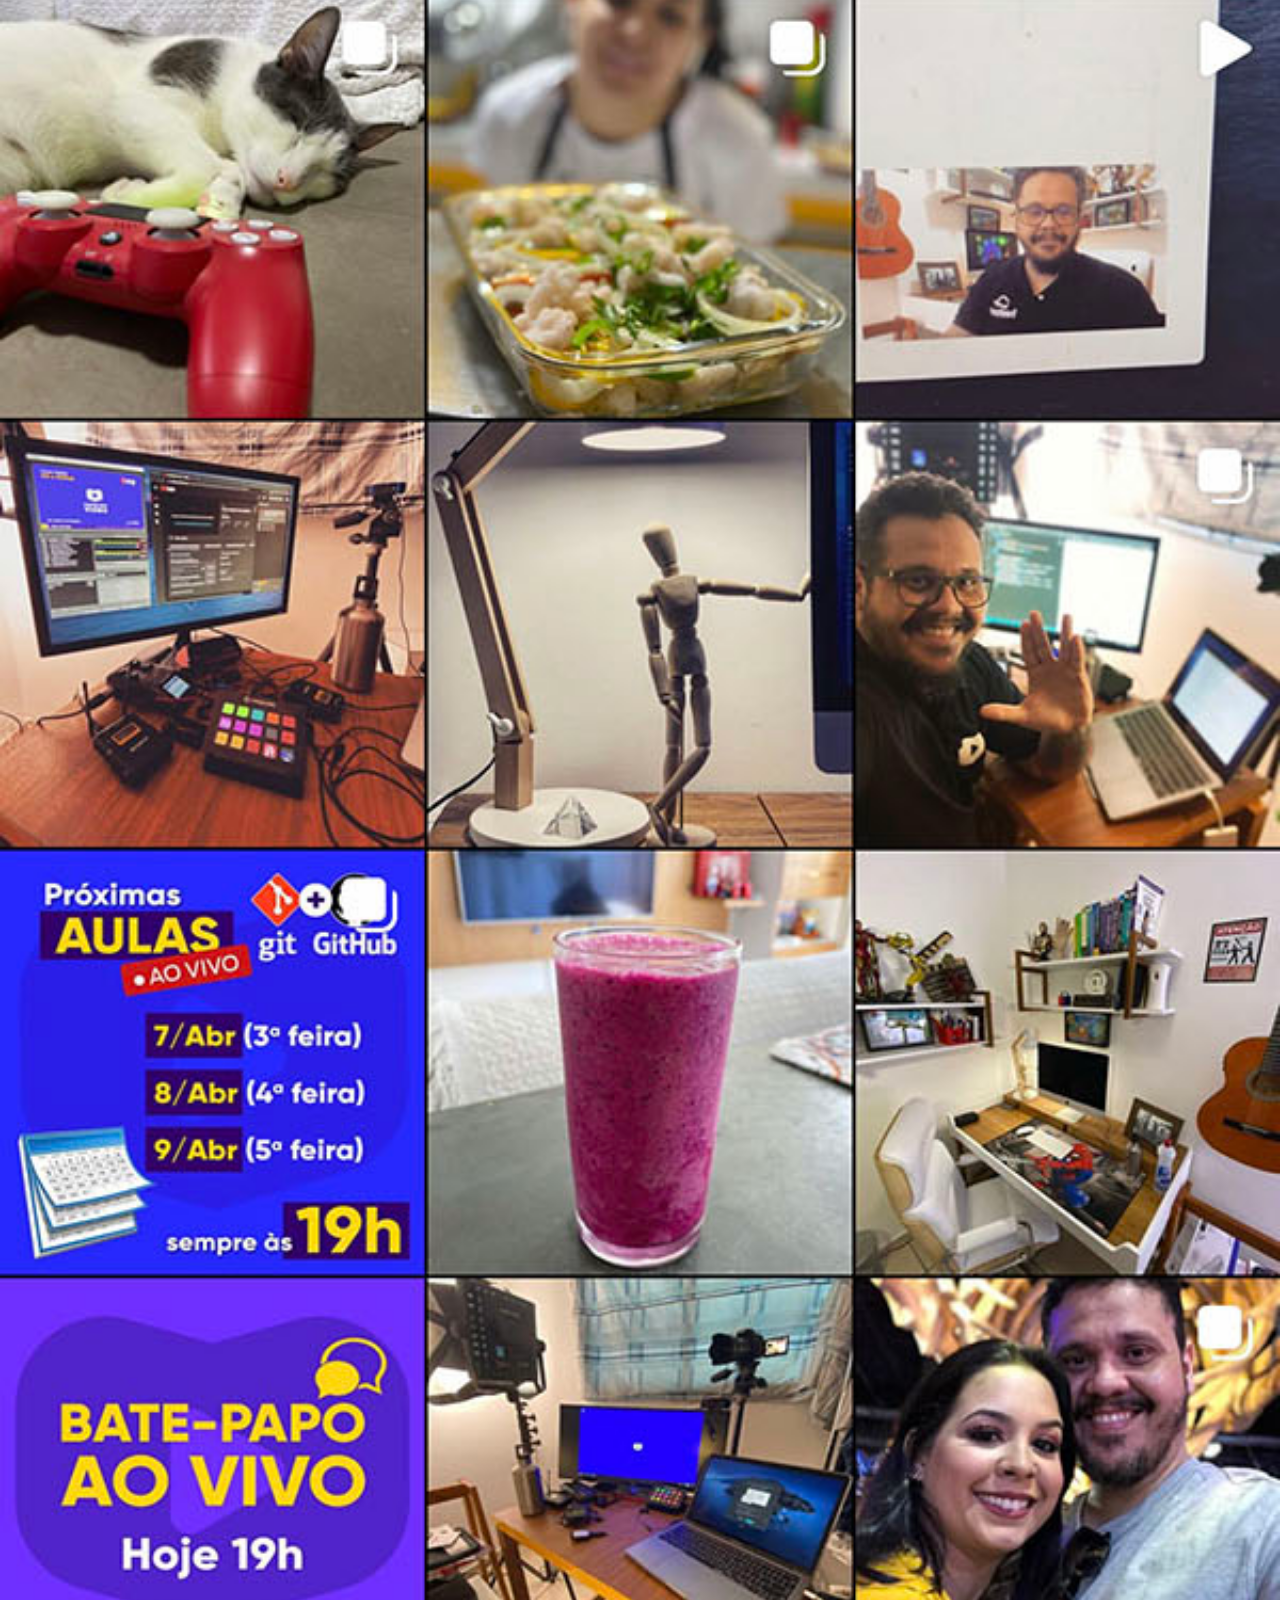
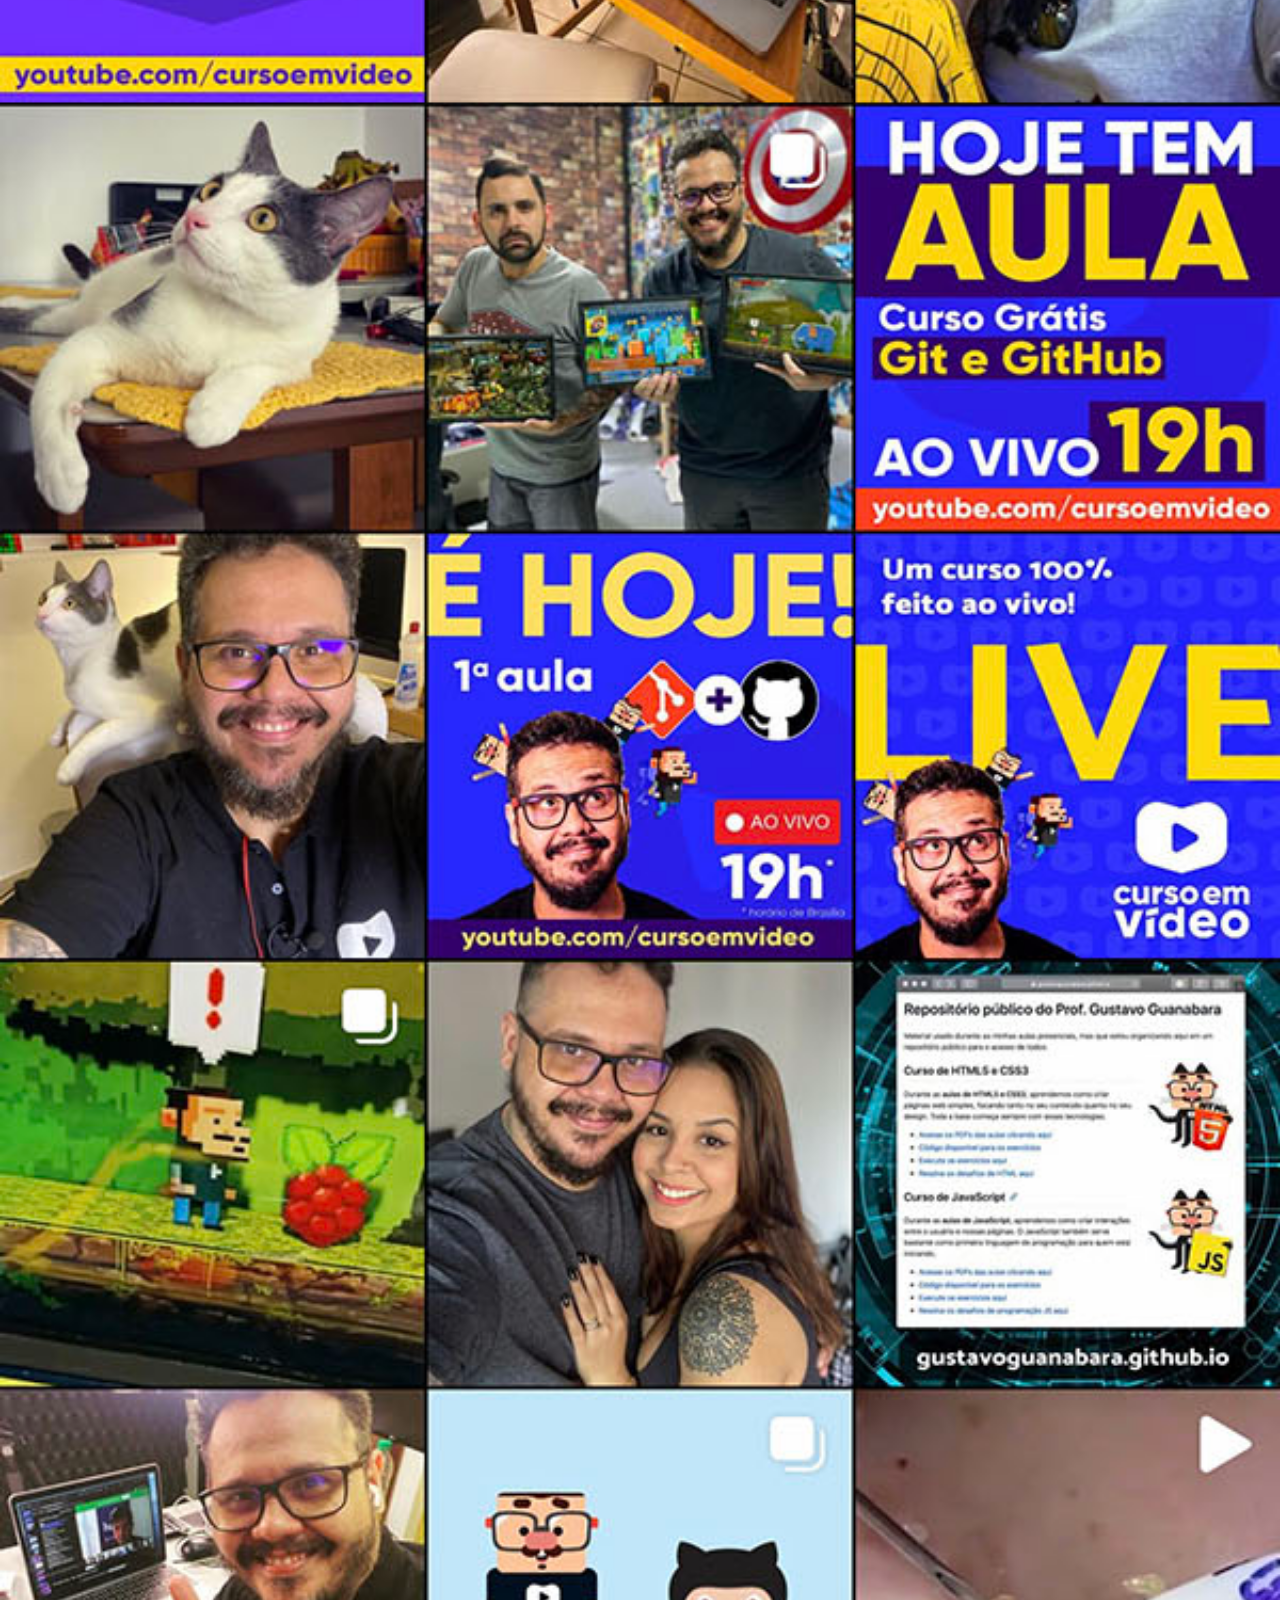
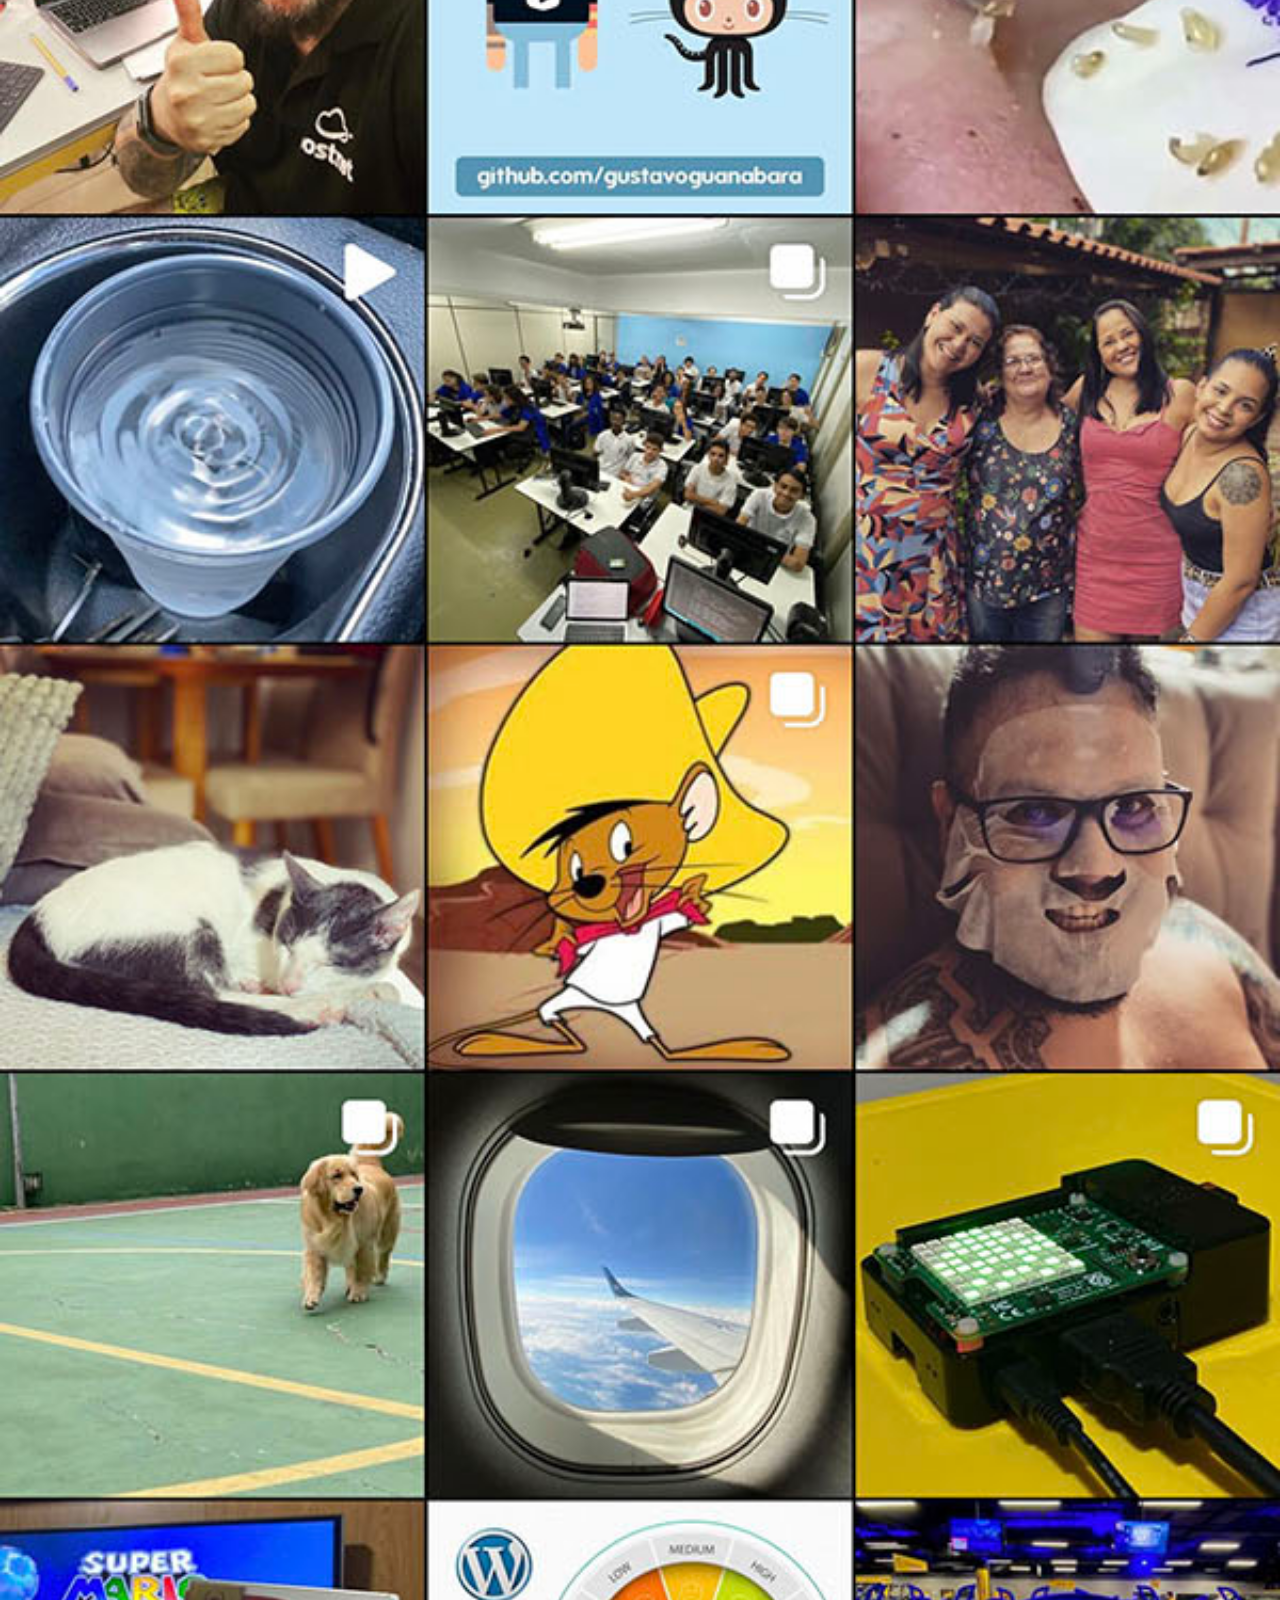
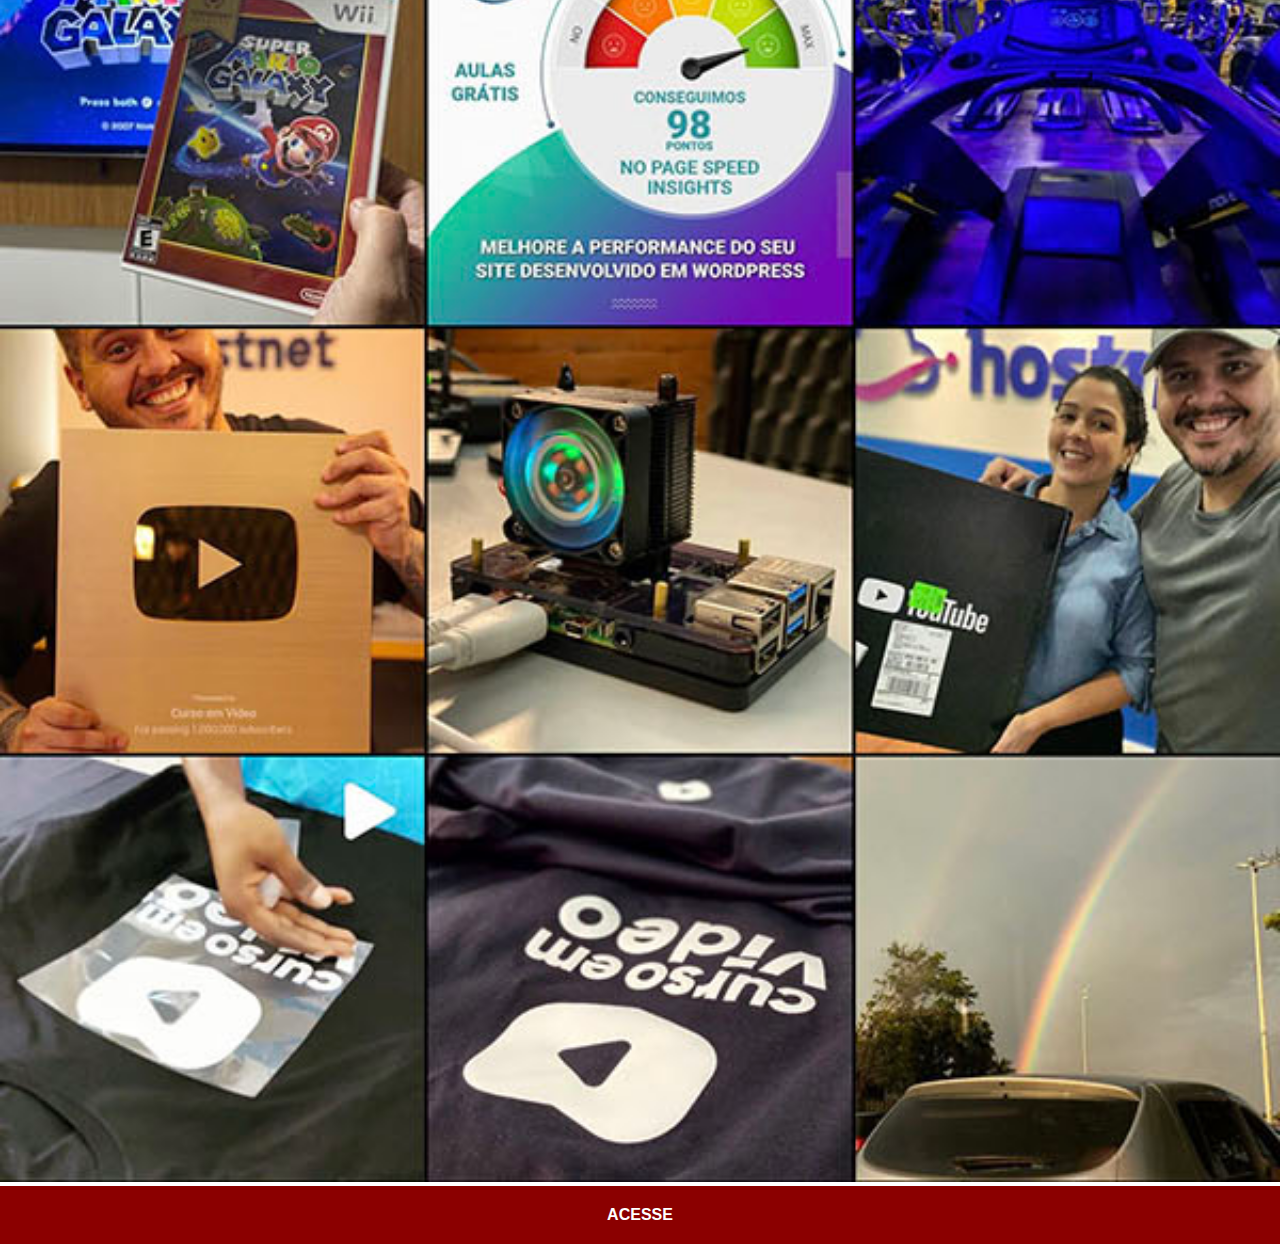
<file: instagram.html>
<!DOCTYPE html>
<html lang="pt-br">
<head>
    <meta charset="UTF-8">
    <meta name="viewport" content="width=device-width, initial-scale=1.0">
    <title>Instagram</title>
    <link rel="stylesheet" href="estilos/social.css">
</head>
<body>
    <img src="imagens/tela-instagram.jpg" alt="Instagram">
    <a href="https://www.instagram.com/" target="_blank">ACESSE</a>

    
</body>
</html>
</file>
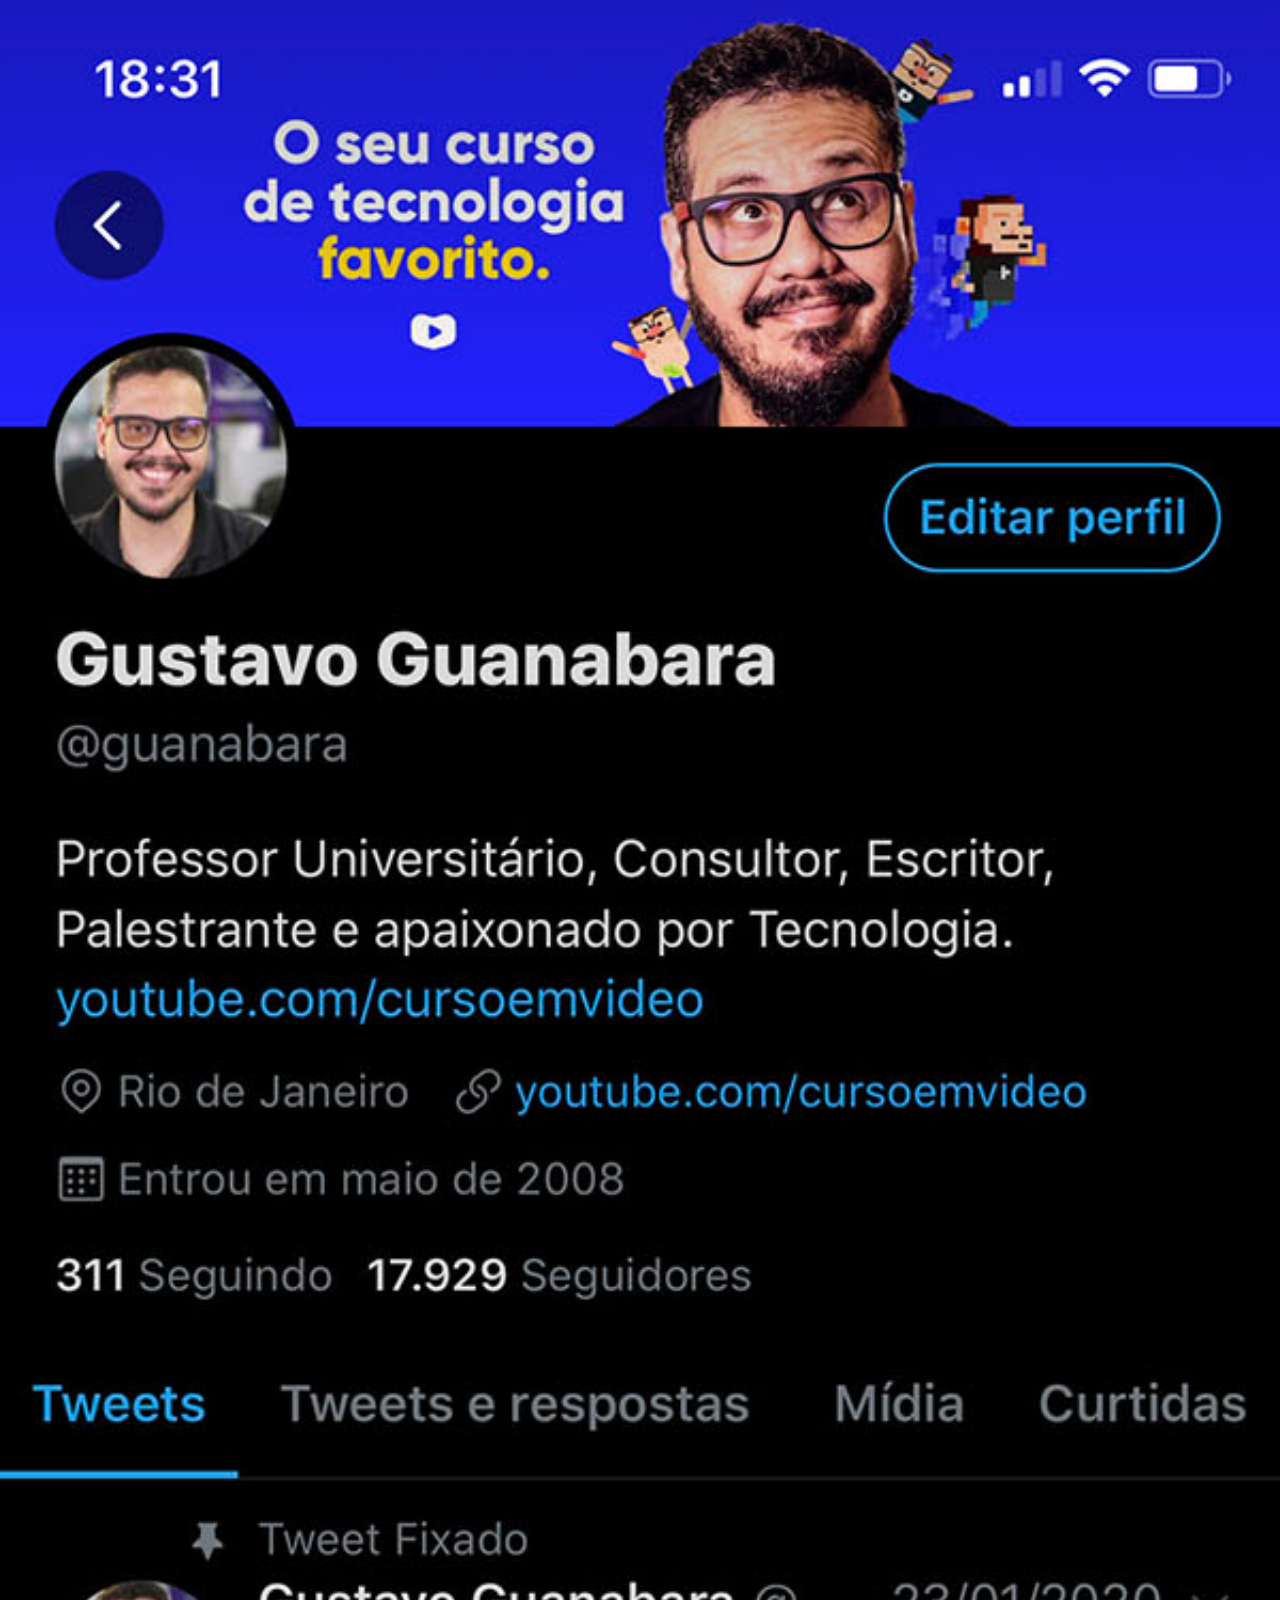
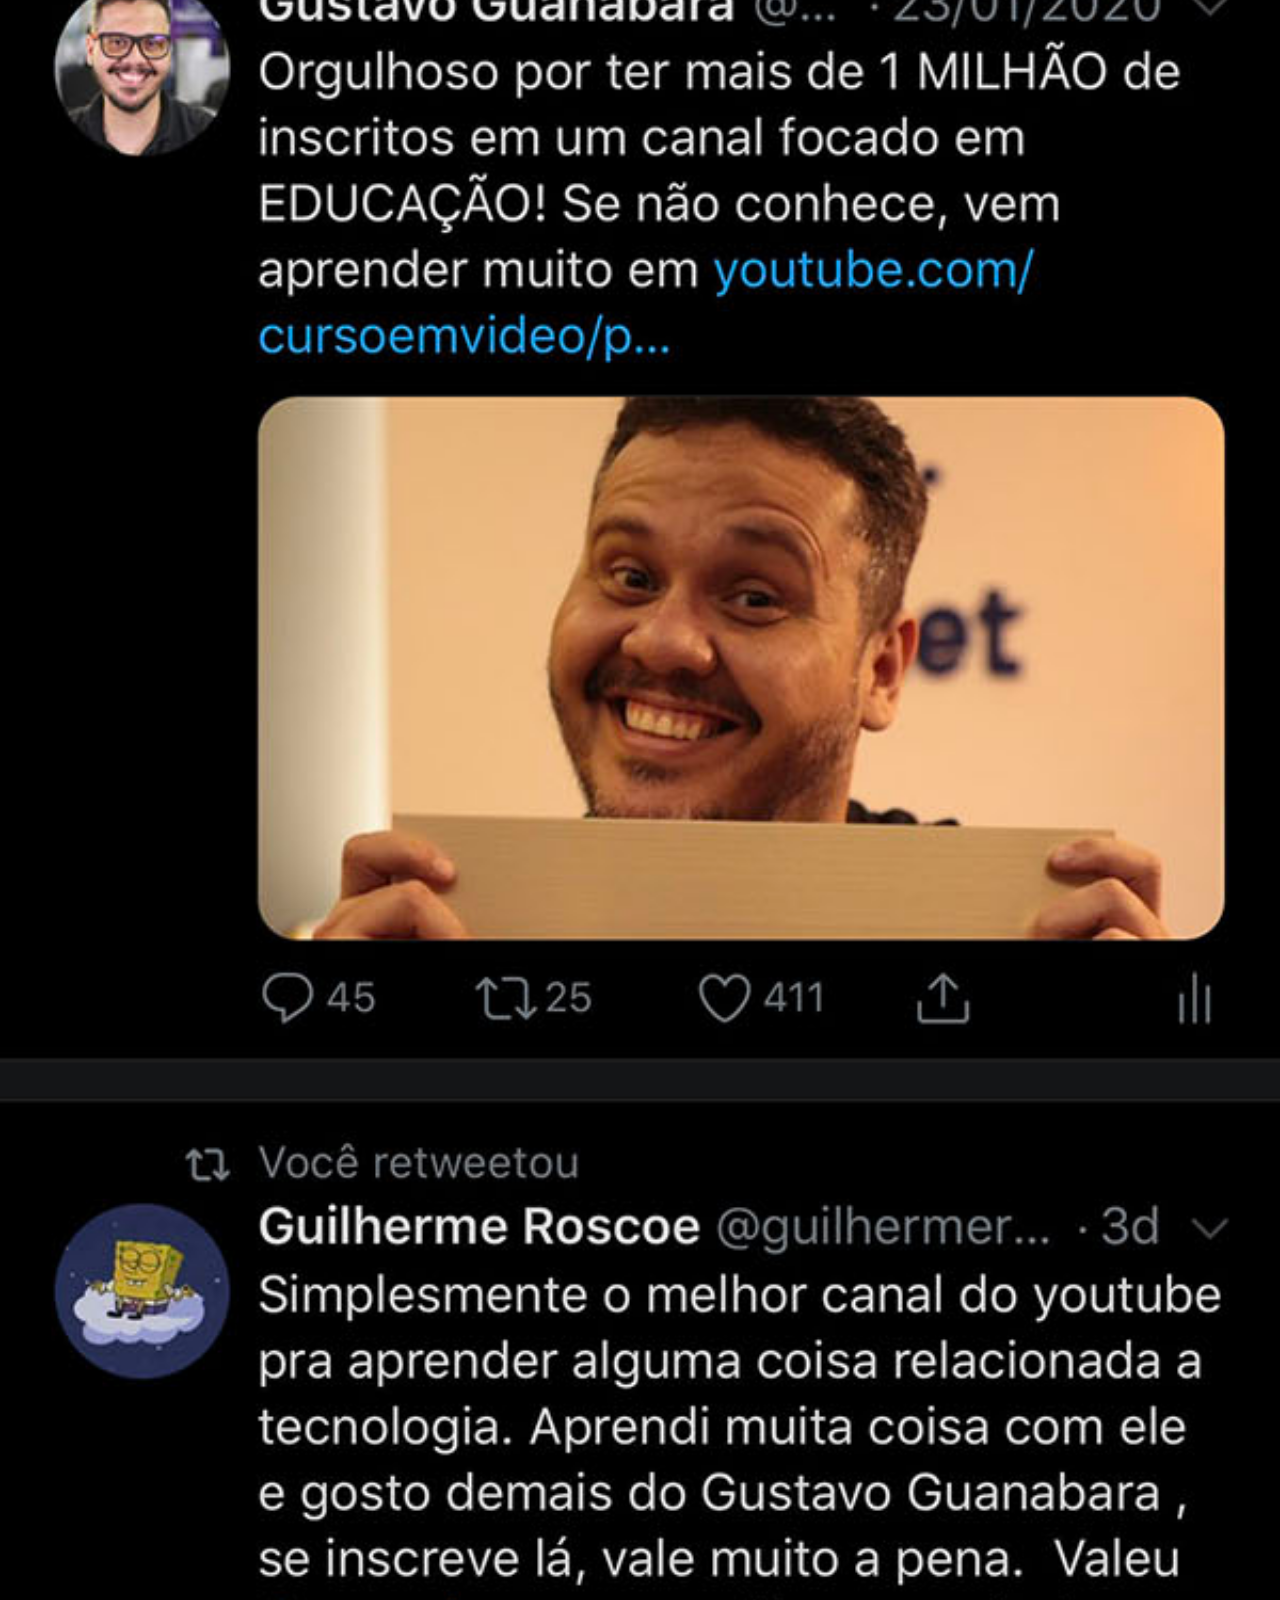
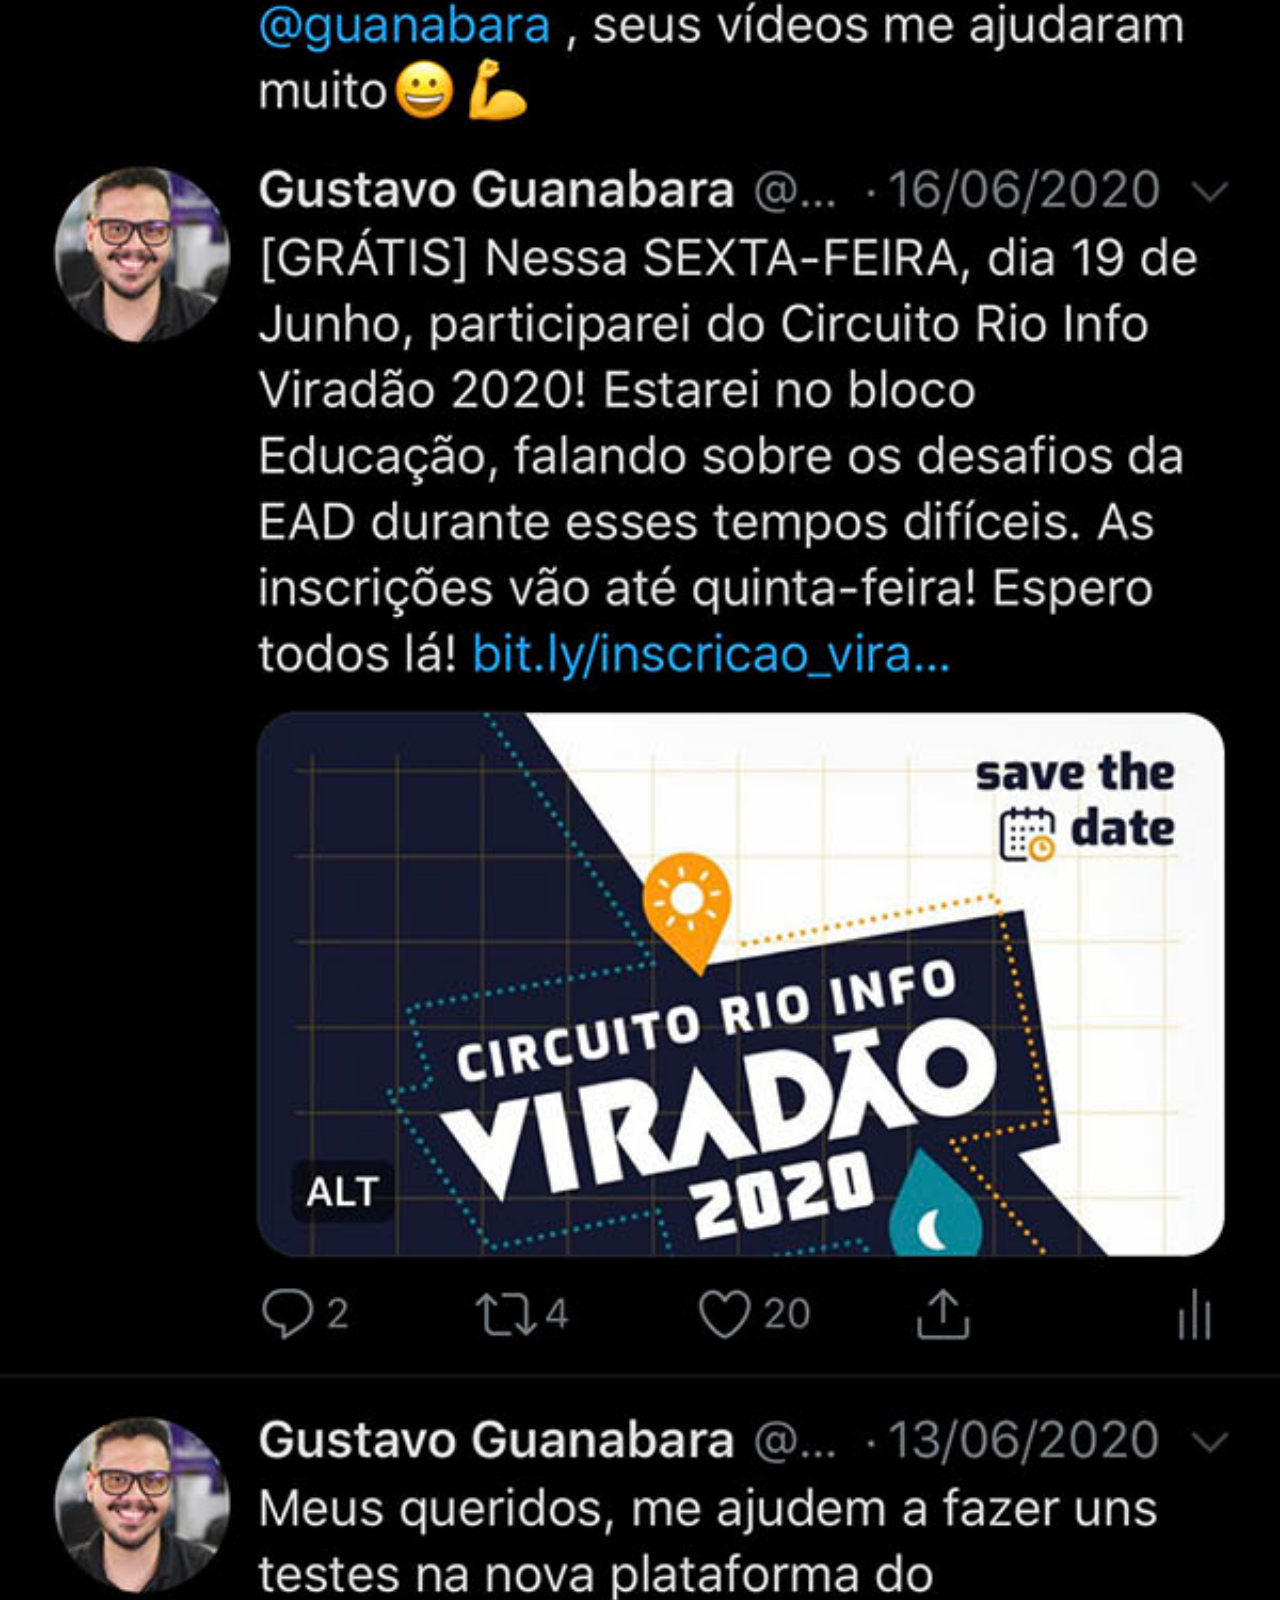
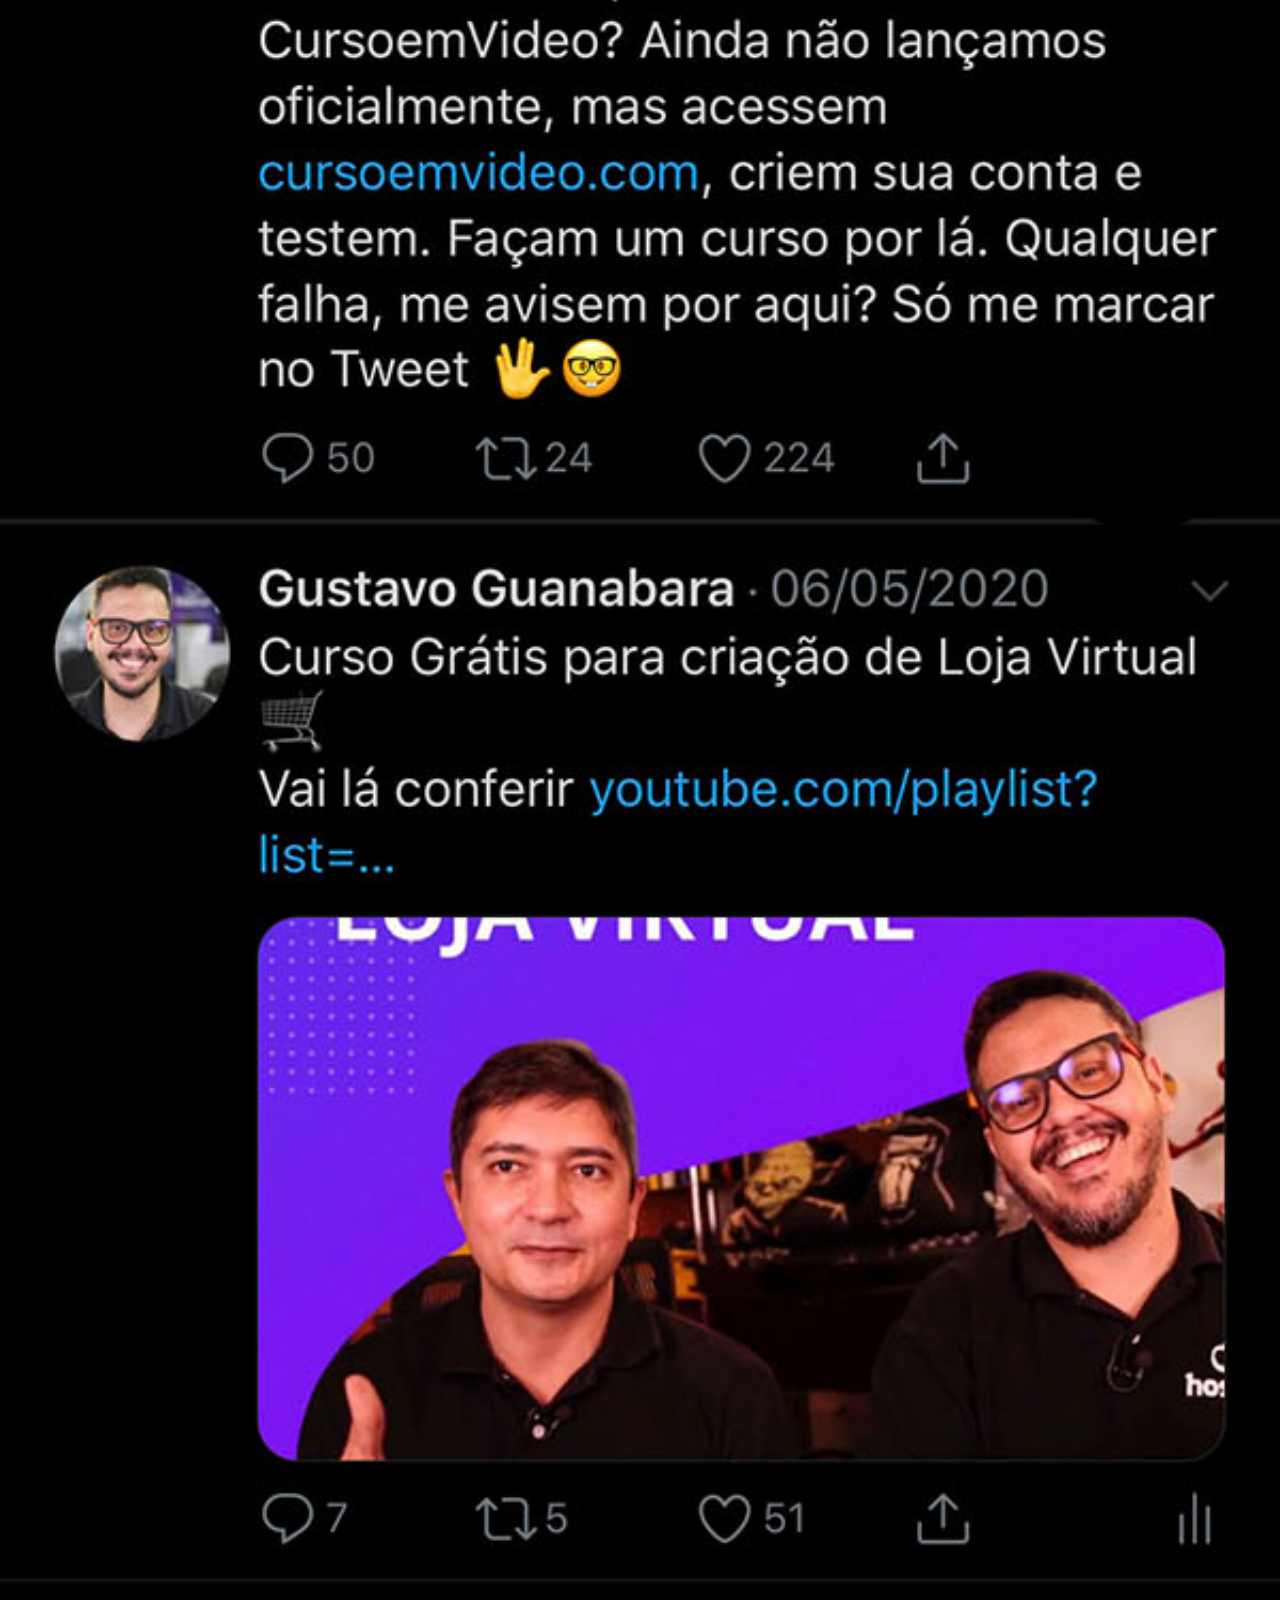
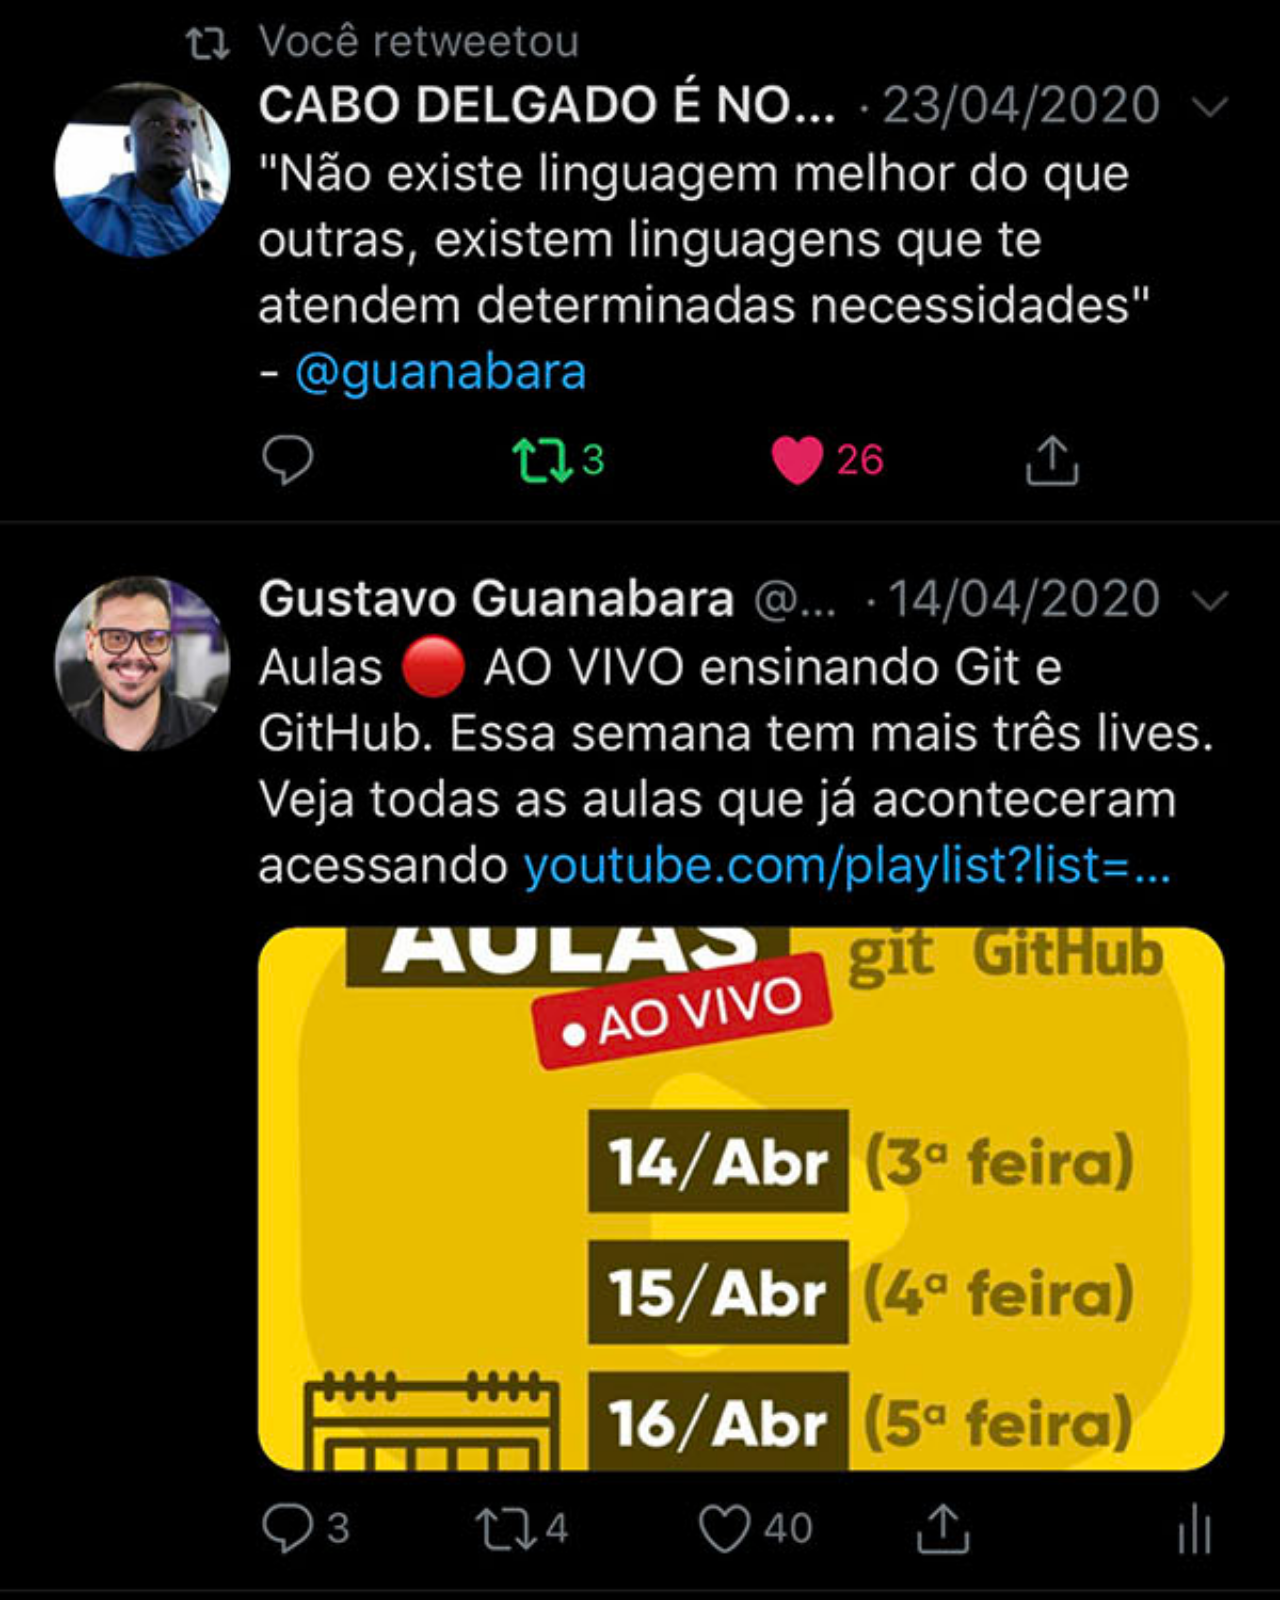
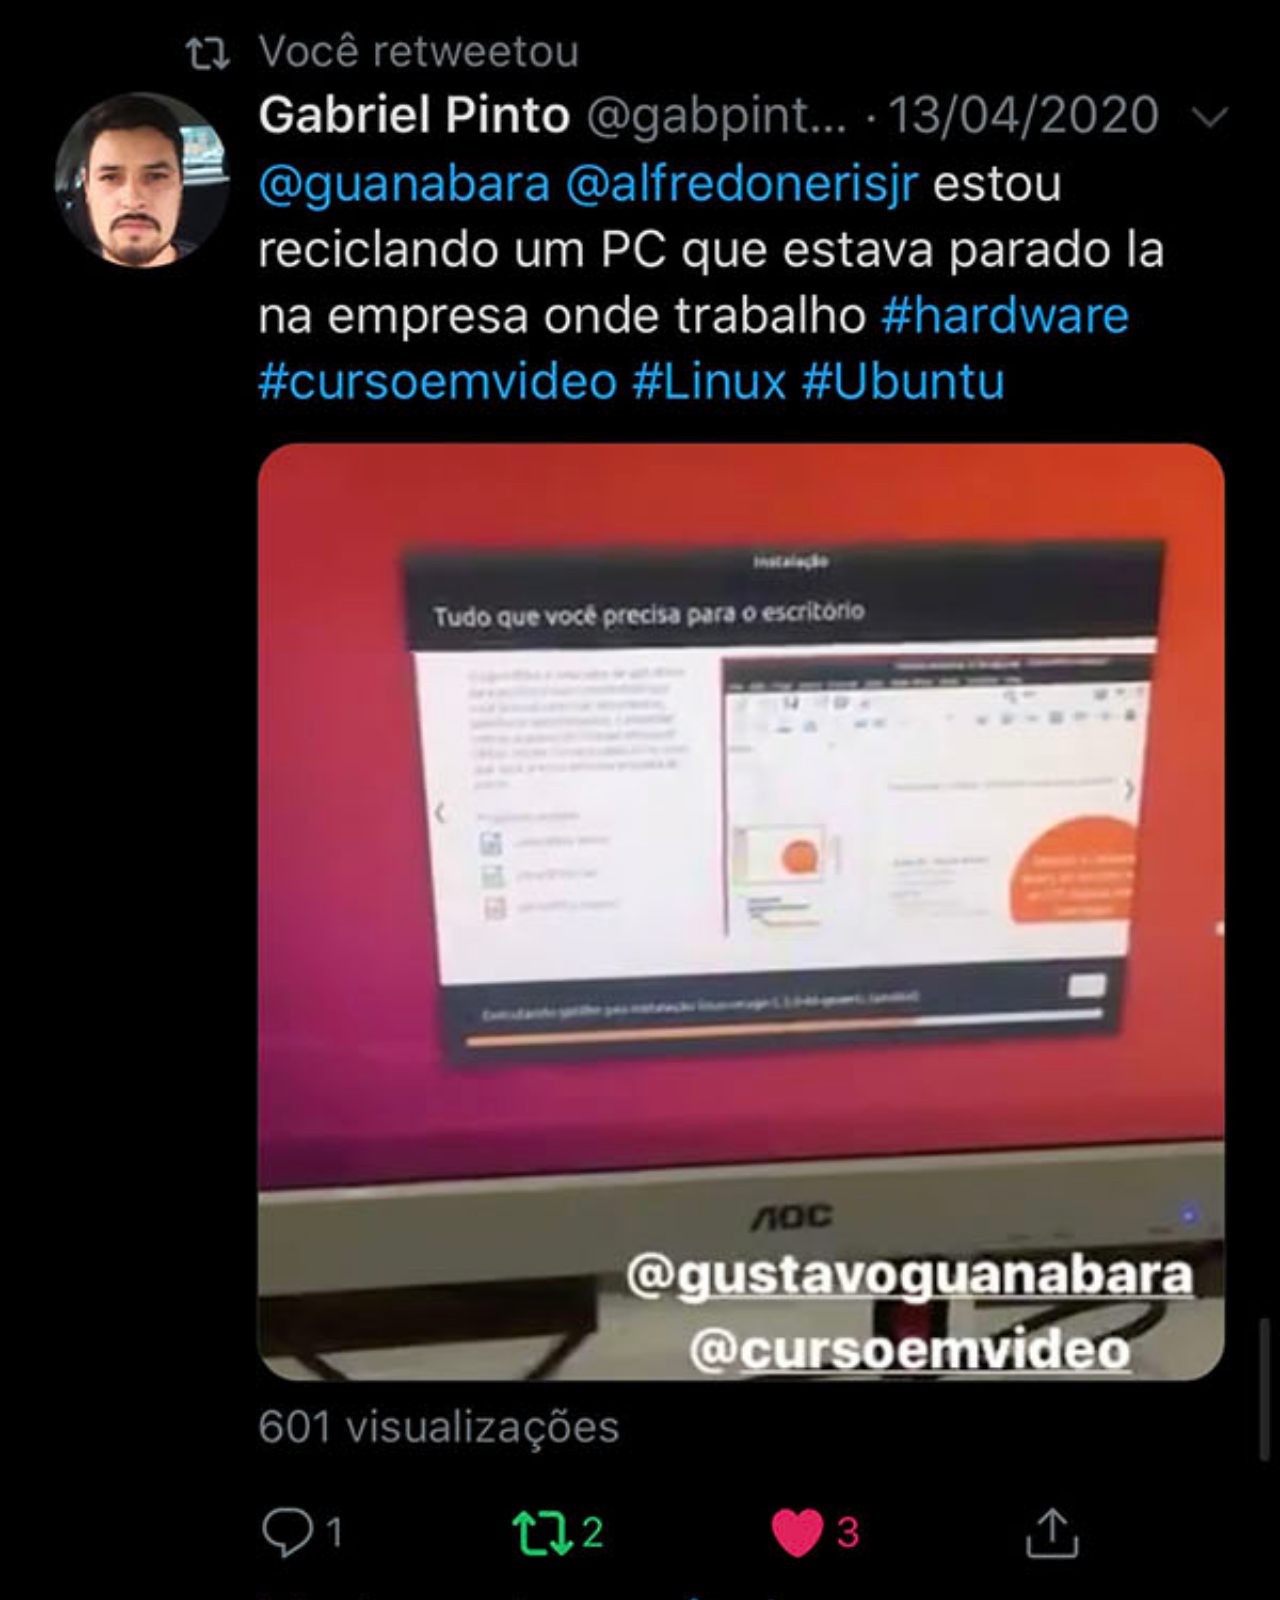
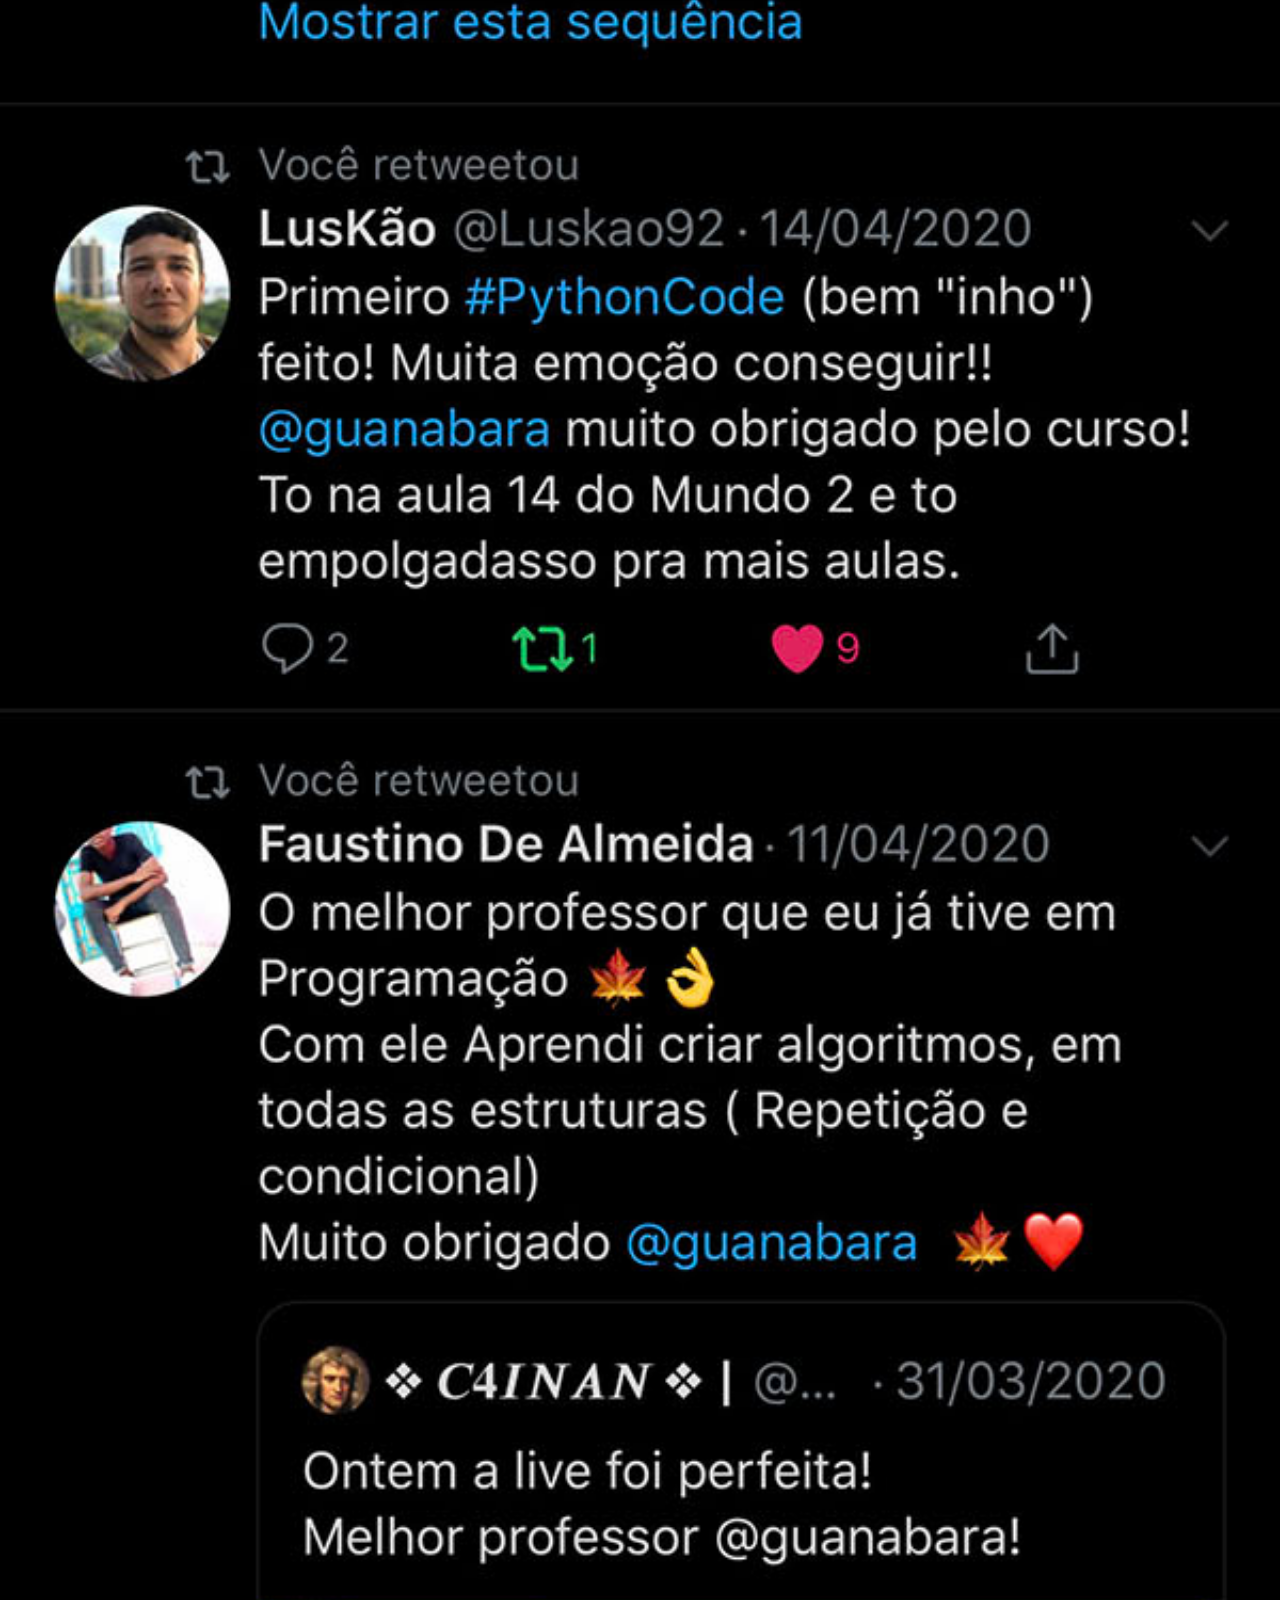
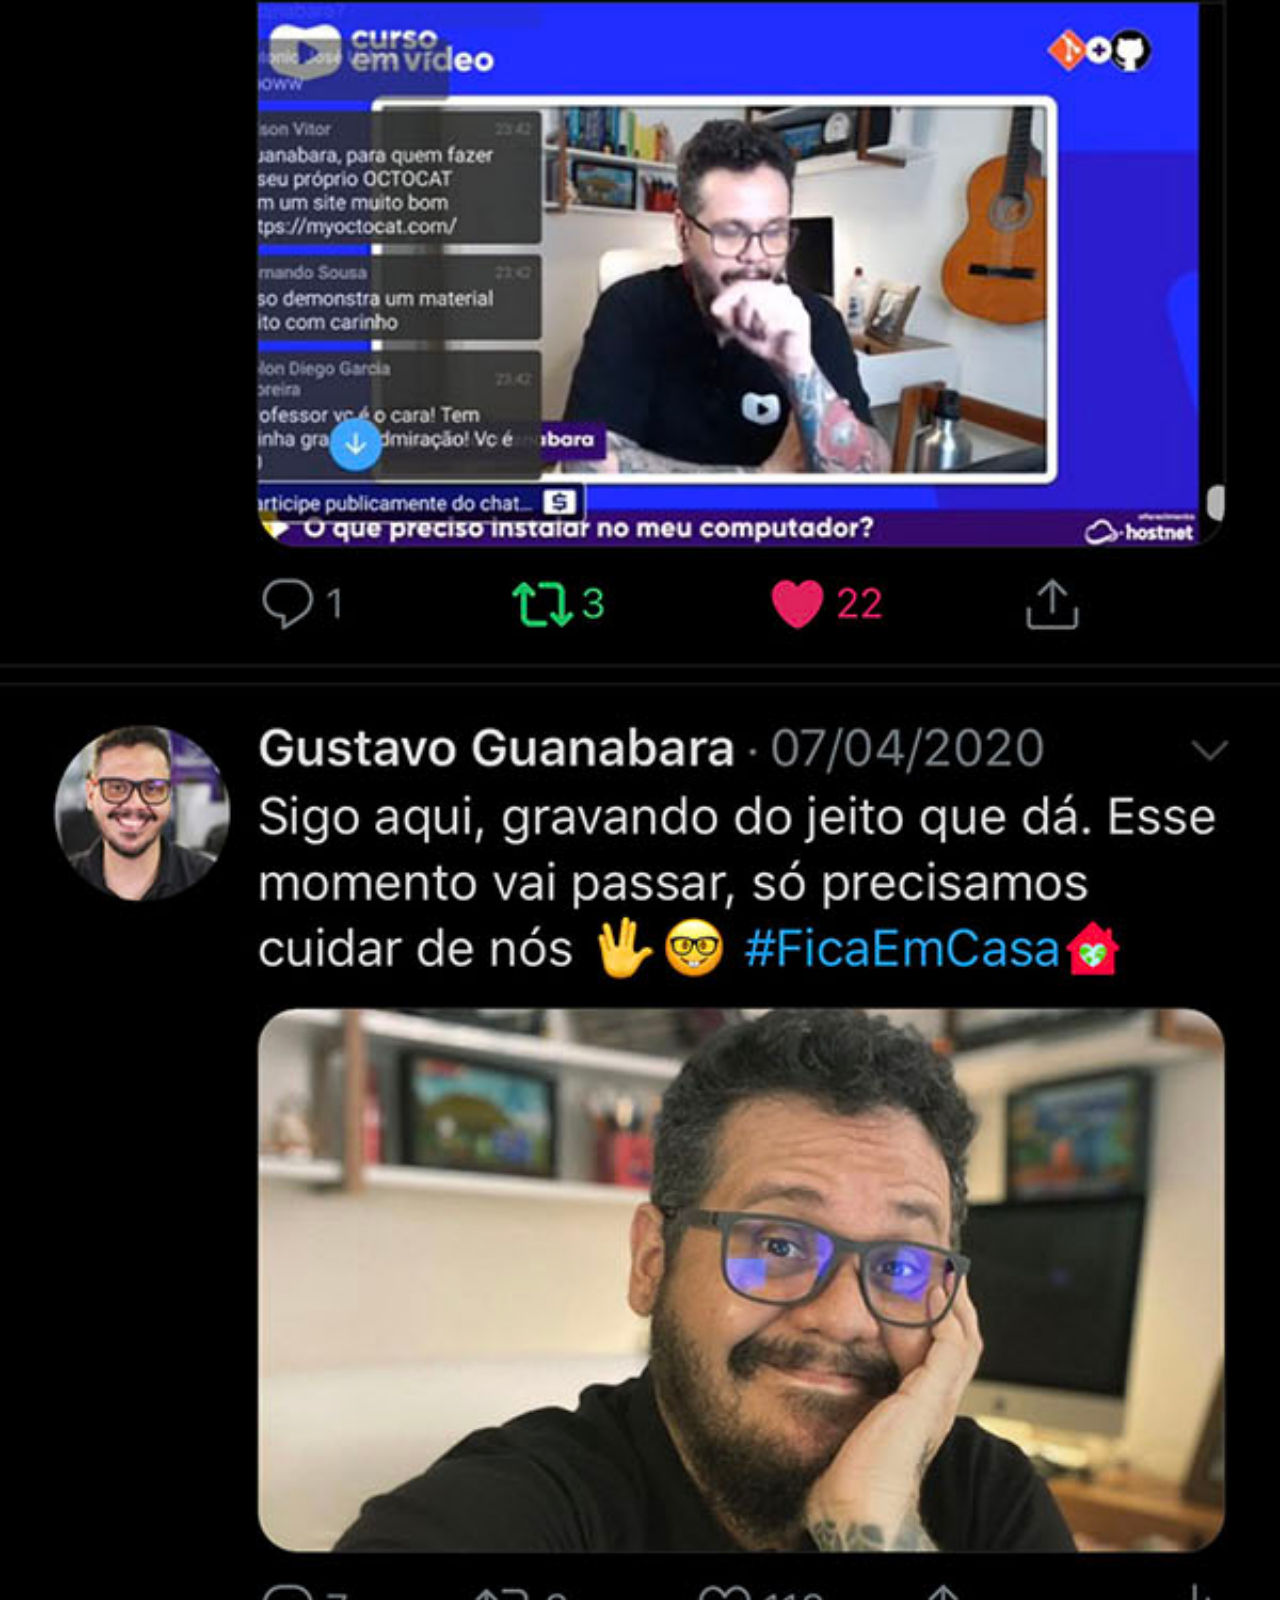
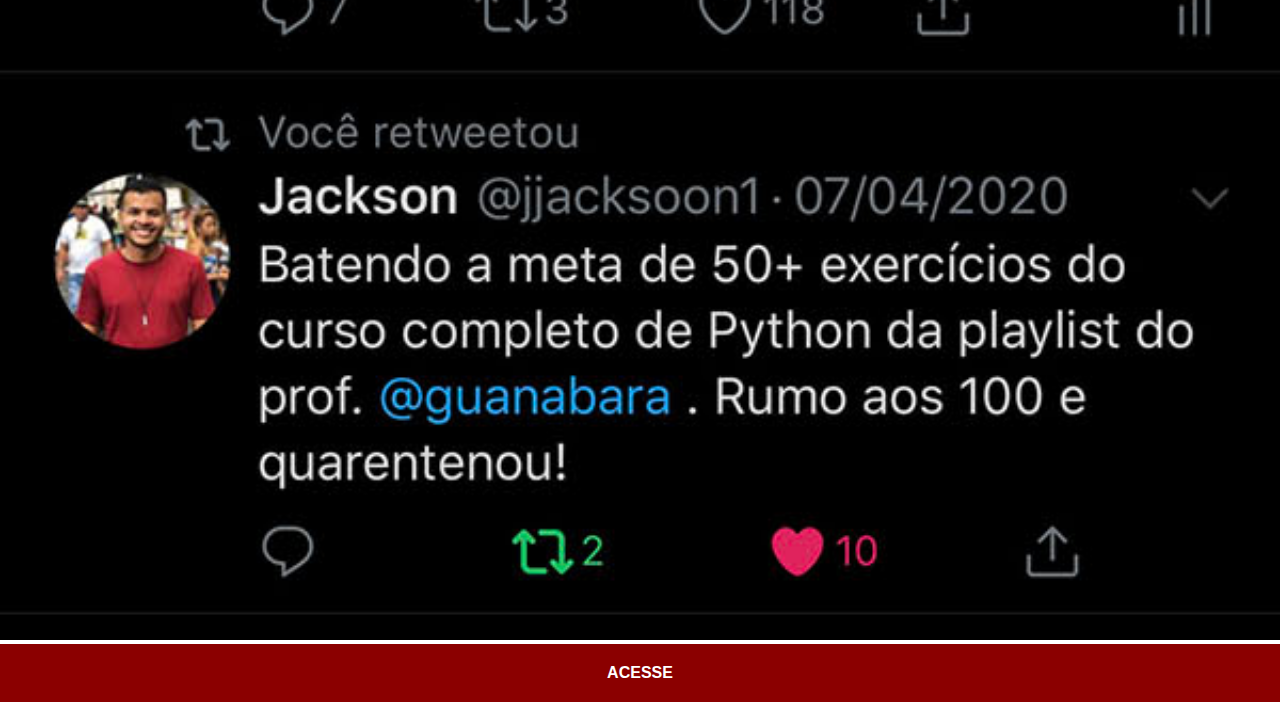
<file: twitter.html>
<!DOCTYPE html>
<html lang="pt-br">
<head>
    <meta charset="UTF-8">
    <meta name="viewport" content="width=device-width, initial-scale=1.0">
    <title>Twitter</title>
    <link rel="stylesheet" href="estilos/social.css">
</head>
<body>
    <img src="imagens/tela-twitter.jpg" alt="Instagram">
    <a href="https://twitter.com/home" target="_blank">ACESSE</a>

    
</body>
</html>
</file>
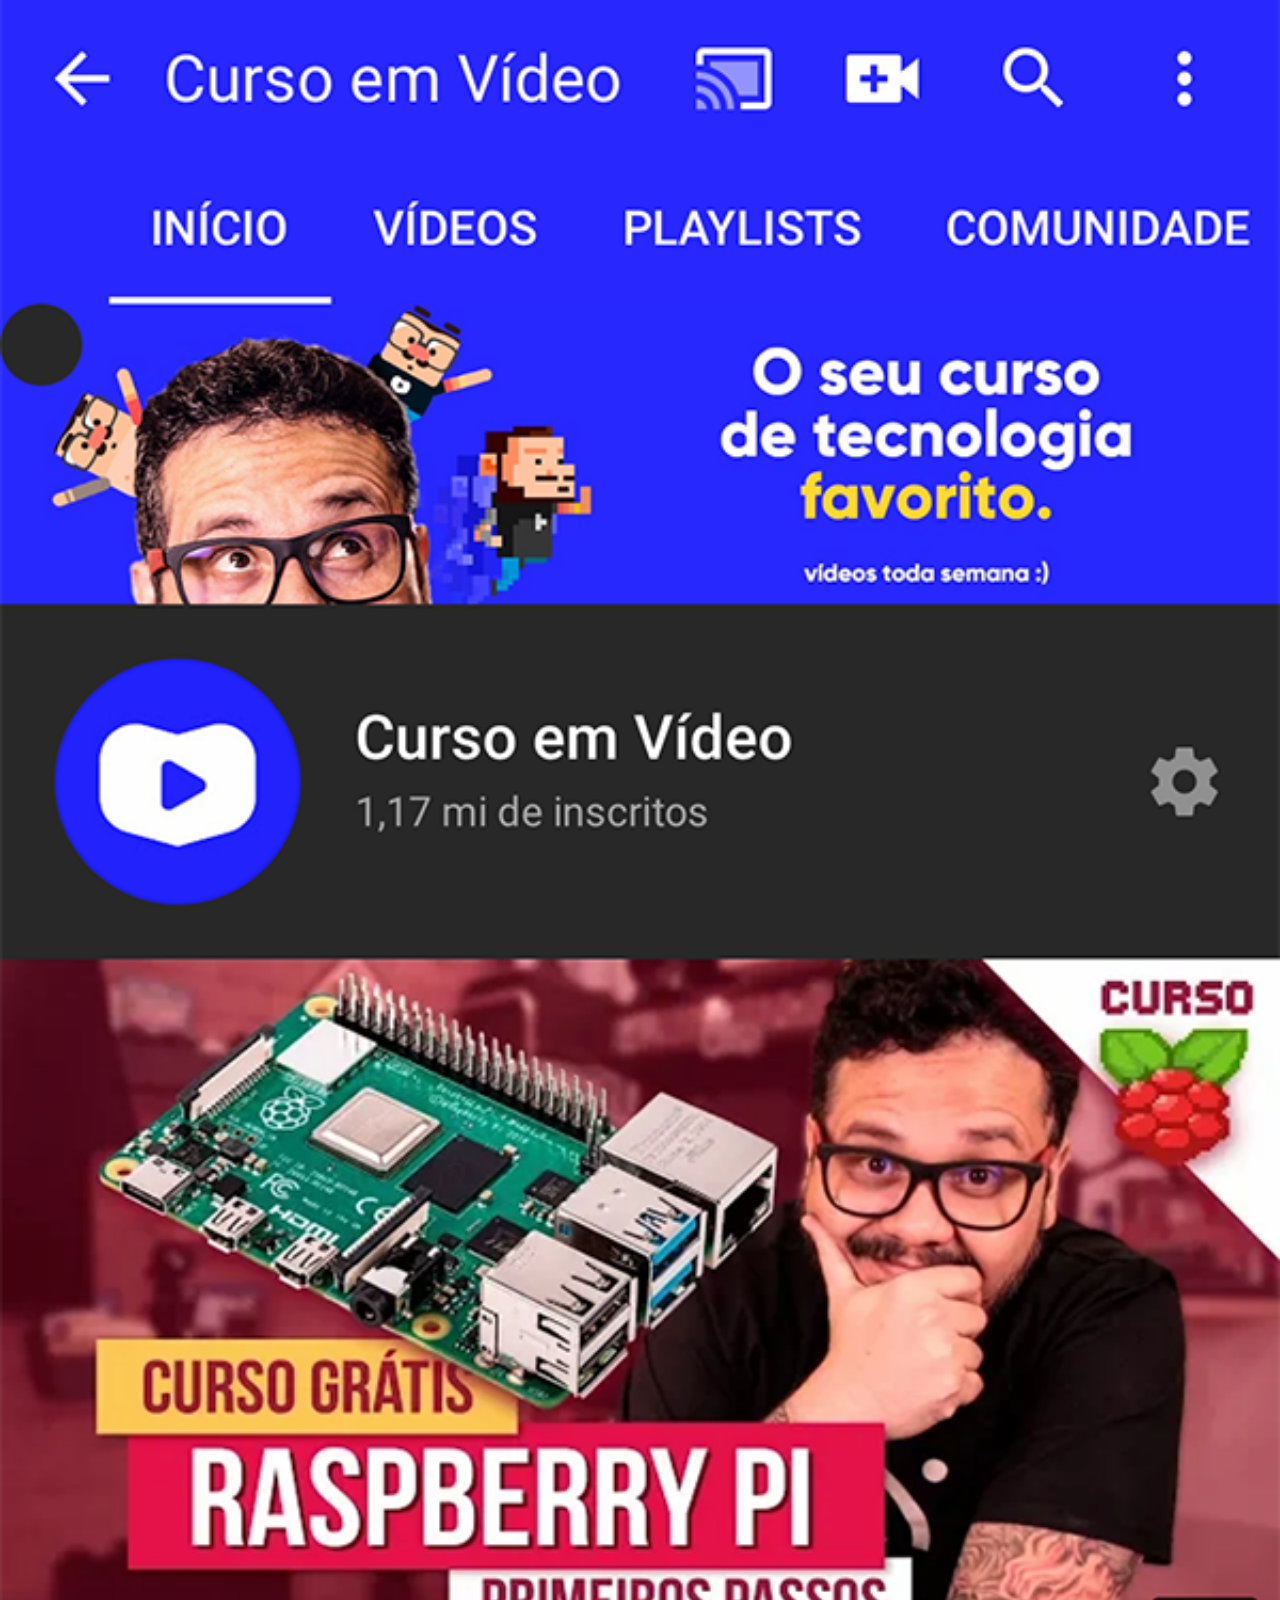
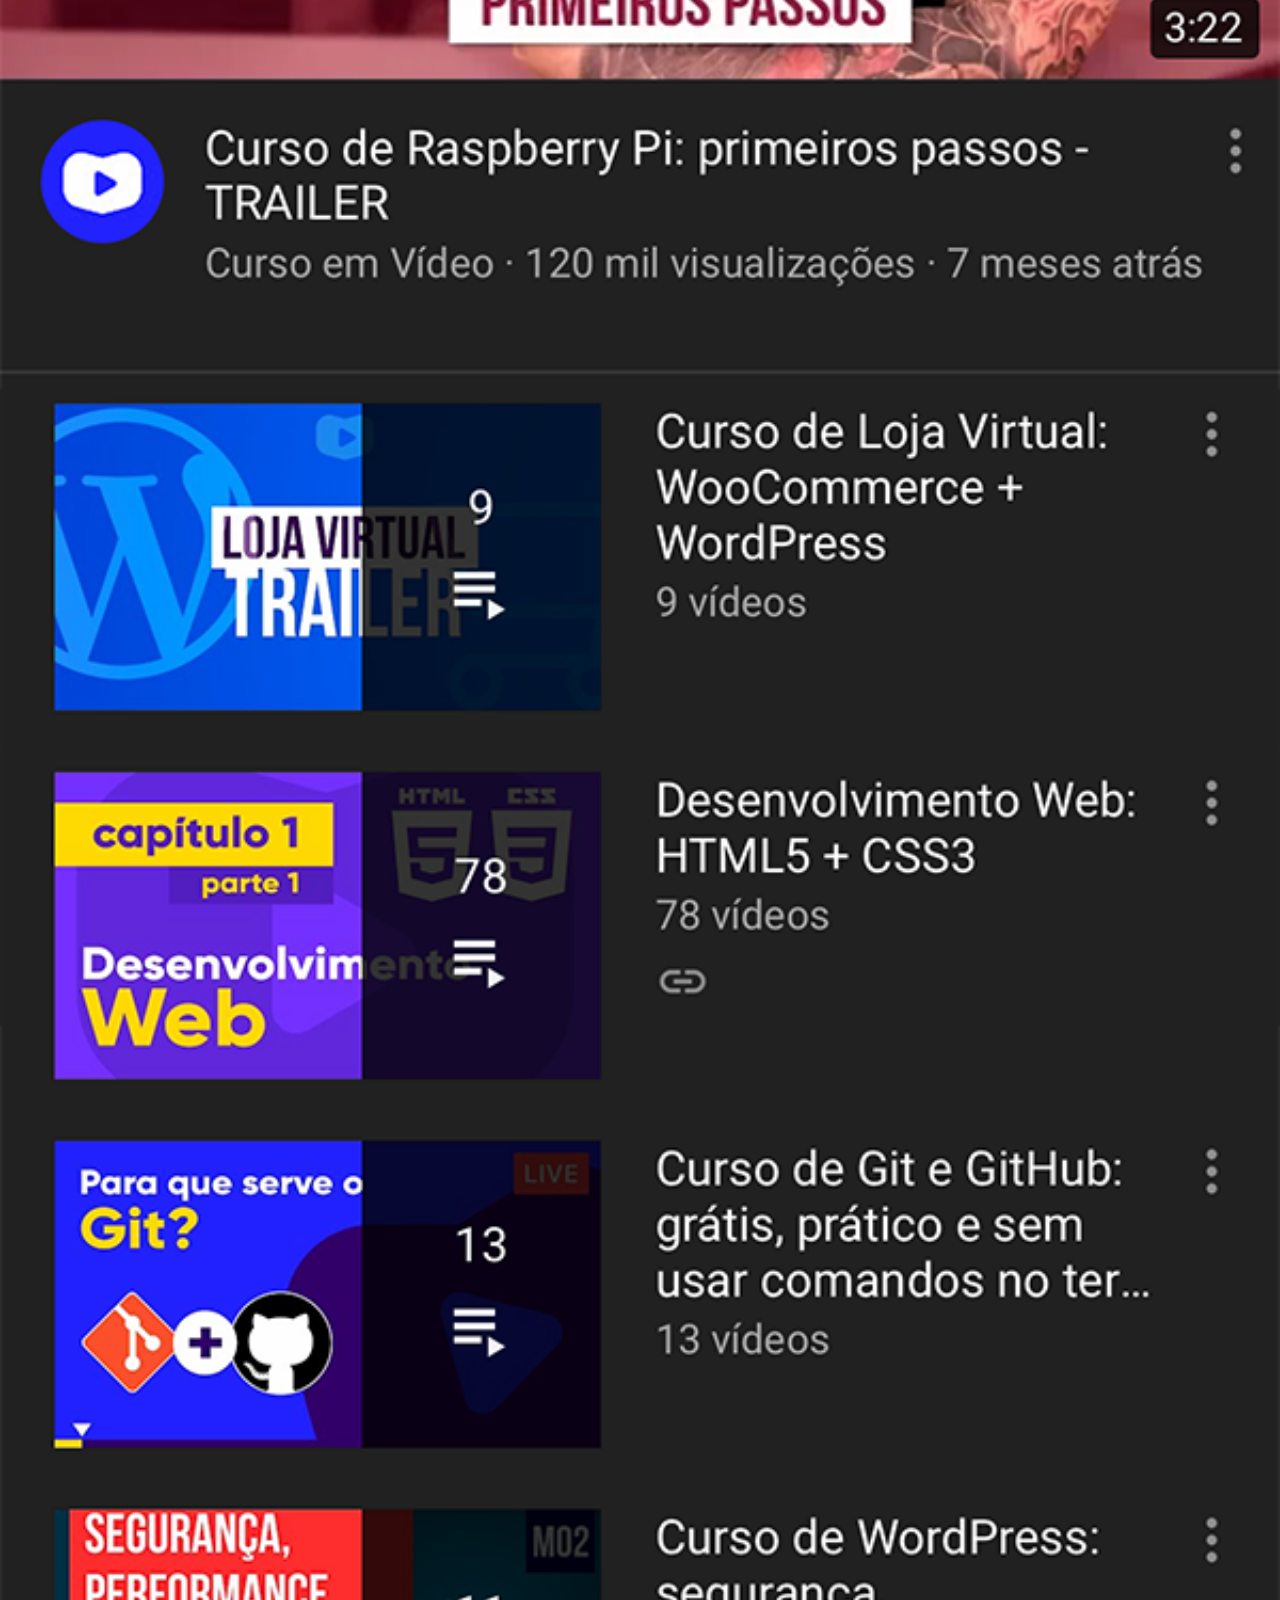
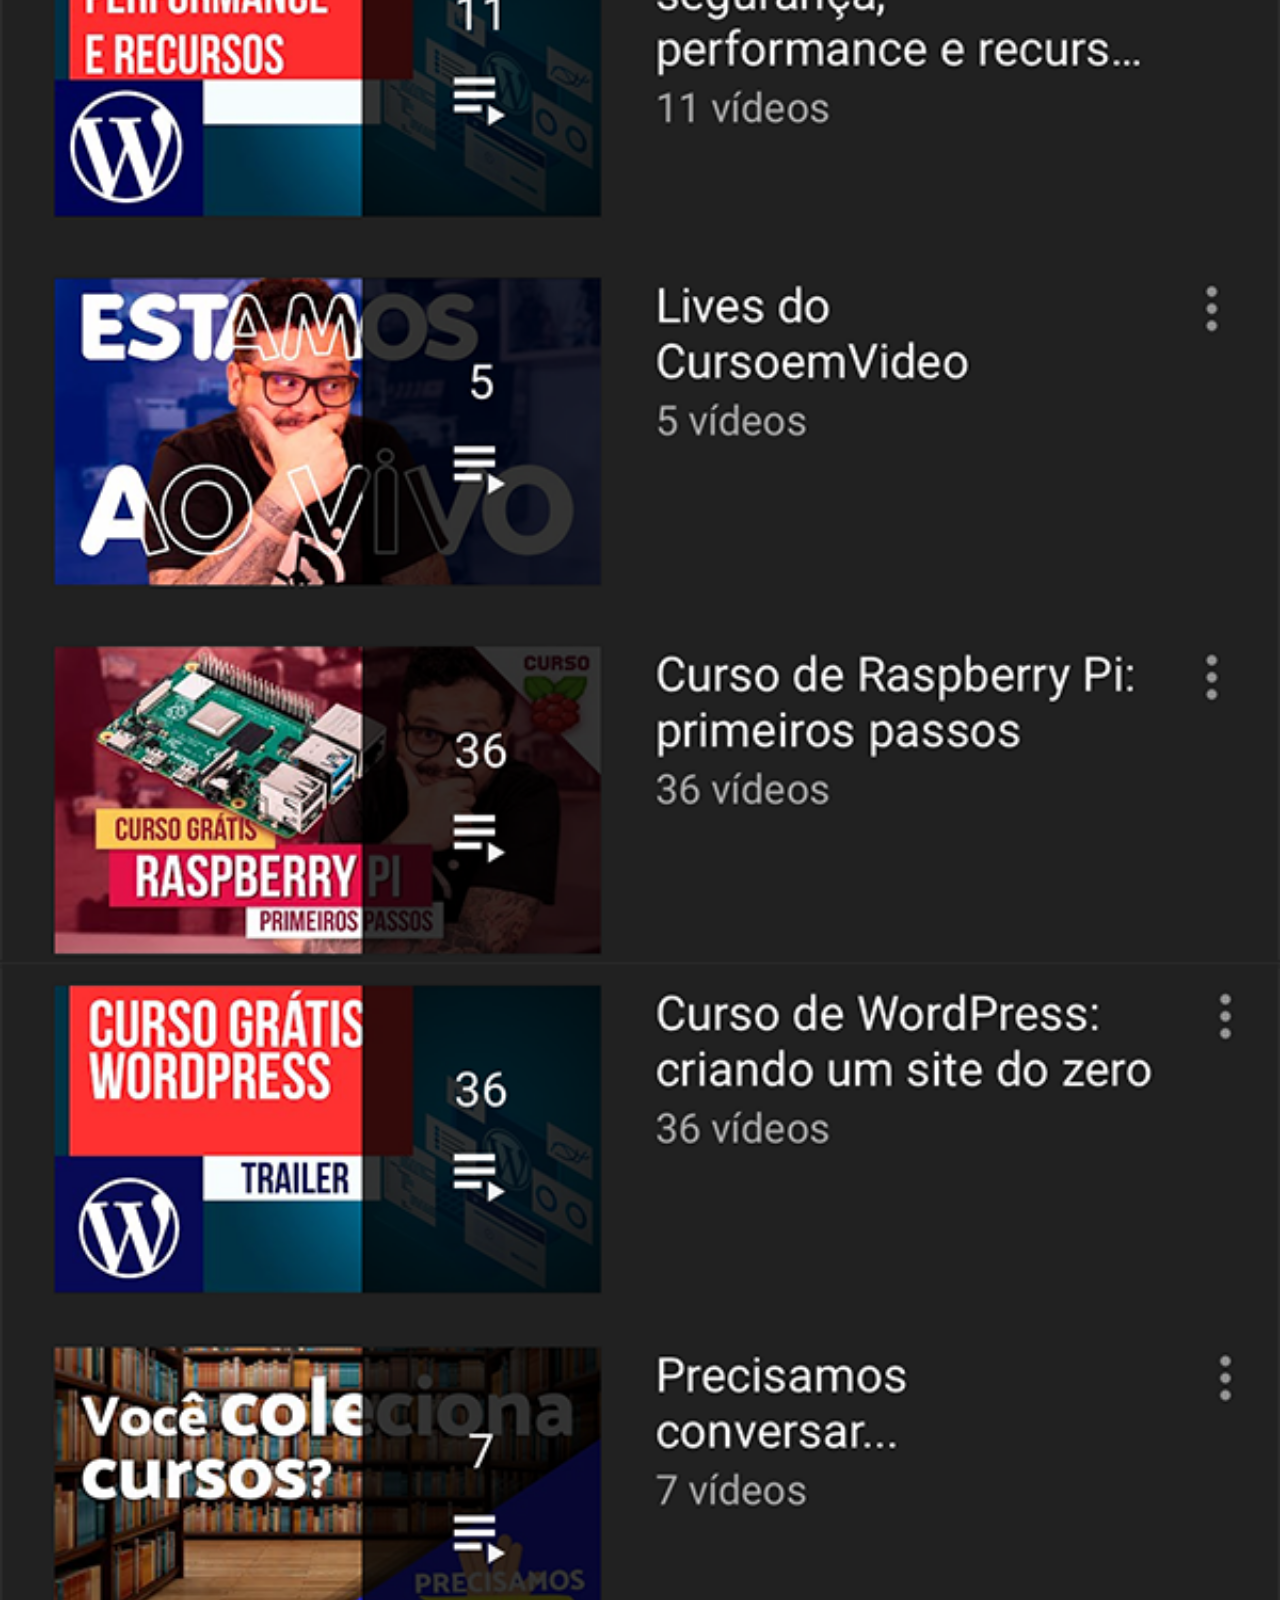
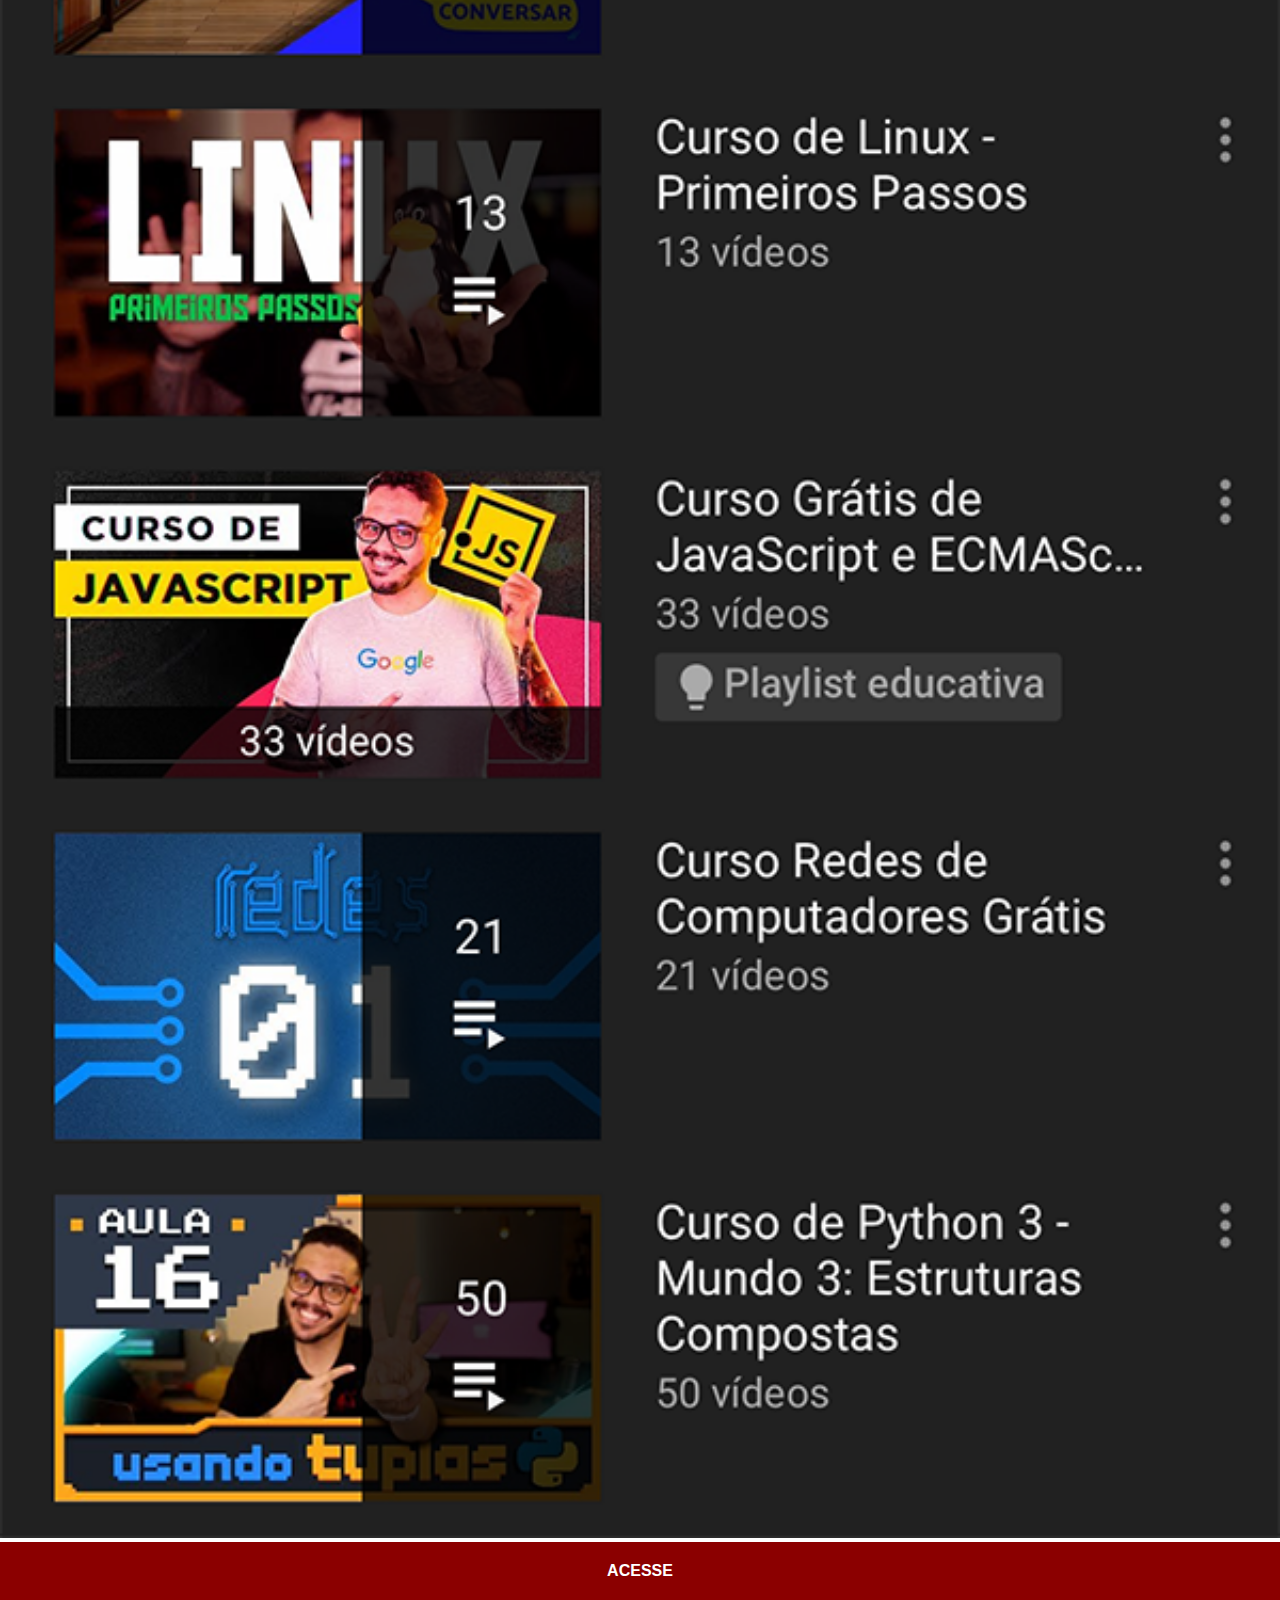
<file: youtube.html>
<!DOCTYPE html>
<html lang="pt-br">
<head>
    <meta charset="UTF-8">
    <meta name="viewport" content="width=device-width, initial-scale=1.0">
    <title>youtube</title>
    <link rel="stylesheet" href="estilos/social.css">
    
</head>
<body>
    <img src="imagens/tela-youtube.png" alt="youtube">
    <a href="https://www.youtube.com/@CursoemVideo" target="_blank">ACESSE</a>
</body>
</html>
</file>
<file: estilos/style.css>
@charset "UTF-8";

* {
    margin: 0px;
    padding: 0px;
    font-family: Arial, Helvetica, sans-serif;
}

html, body {
    height: 100vh;
    width: 100vw;
    background-color: black;
}

body {
    background: url("../imagens/fundo-madeira.jpg") no-repeat top center;
    background-size: cover;
    background-attachment: fixed ;
}

main {
    position: relative;
    height: 100vh;
    width: 100vw;
    
}

section#telefone {
    position: absolute;
    top: 50%;
    left: 50%;
    transform: translate(-50%, -50%);
    
    height: 627px;
    width: 311px;
    background: url("../imagens/frame-iphone.png") no-repeat;
}

iframe#tela {
    position: relative;
    top: 80px;
    left: 22px;
    width: 267px;
    height: 471px;
}

section#redes-sociais {
    text-align: right;
}

section#redes-sociais img {
    width: 50px;
    margin: 10px;
    border-radius: 50%;
    box-shadow: 2px 2px 5px rgba(0, 0, 0, 0.400);
    box-sizing: border-box;
}

section#redes-sociais img:hover {
    border: 2px solid rgba(255, 255, 255, 0.611);
    transform: translate(-3px, -3px );
    box-shadow: 5px 5px 10px rgba(0, 0, 0, 0.601);
    transition: transform 0.5s, border 1s;

}
</file>
<file: estilos/social.css>
@charset "UTF-8";

*{
    margin: 0px;
    padding: 0px;
    font-family: Arial, Helvetica, sans-serif;
}

::-webkit-scrollbar {
    width: 0px;
    height: 0px;
}

img {
    width: 100vw;

}

a {
    display: block;
    background-color: darkred;
    color: white;
    padding: 20px;
    text-align: center;
    font-weight: bolder;
    text-decoration: none;

}

a:hover {
    background-color: red;
}
</file>
